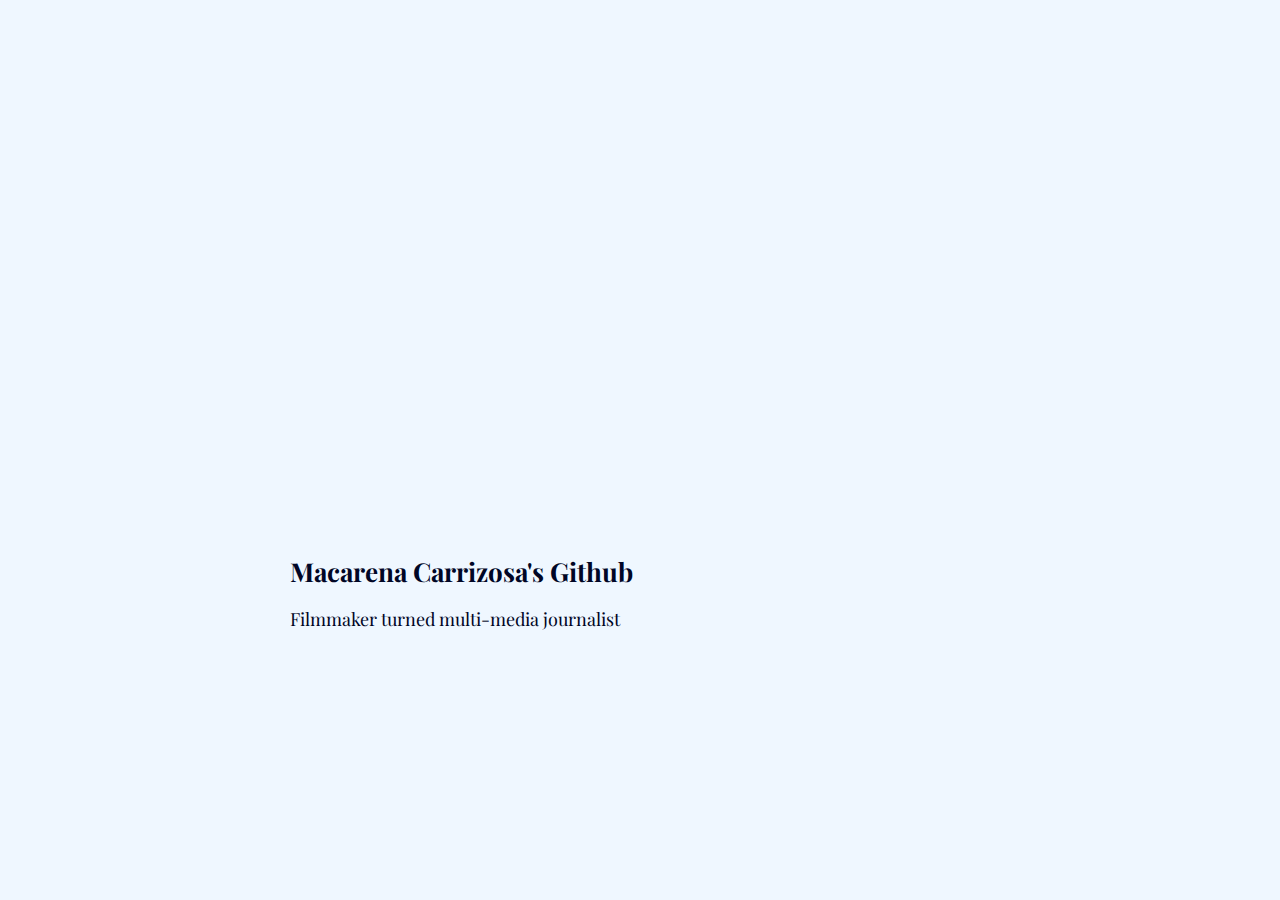
<file: index.html>
<!DOCTYPE html>
<html>

<head>

<link href="stylesheet.css" rel="stylesheet" type="text/css" media="all">
<link href="https://fonts.googleapis.com/css?family=Playfair+Display:400,400i,700,700i,900,900i&display=swap" rel="stylesheet">


</head>

<body>
  
<iframe src="https://fred.stlouisfed.org/graph/graph-landing.php?g=qevg&width=670&height=475" scrolling="no" frameborder="0"style="overflow:hidden; width:670px; height:525px;" allowTransparency="true" loading="lazy"></iframe>
  
<div class="copy">
<h1> Macarena Carrizosa's Github</h1>
<h2> Filmmaker turned multi-media journalist</h2>
</div>

</html>
</file>
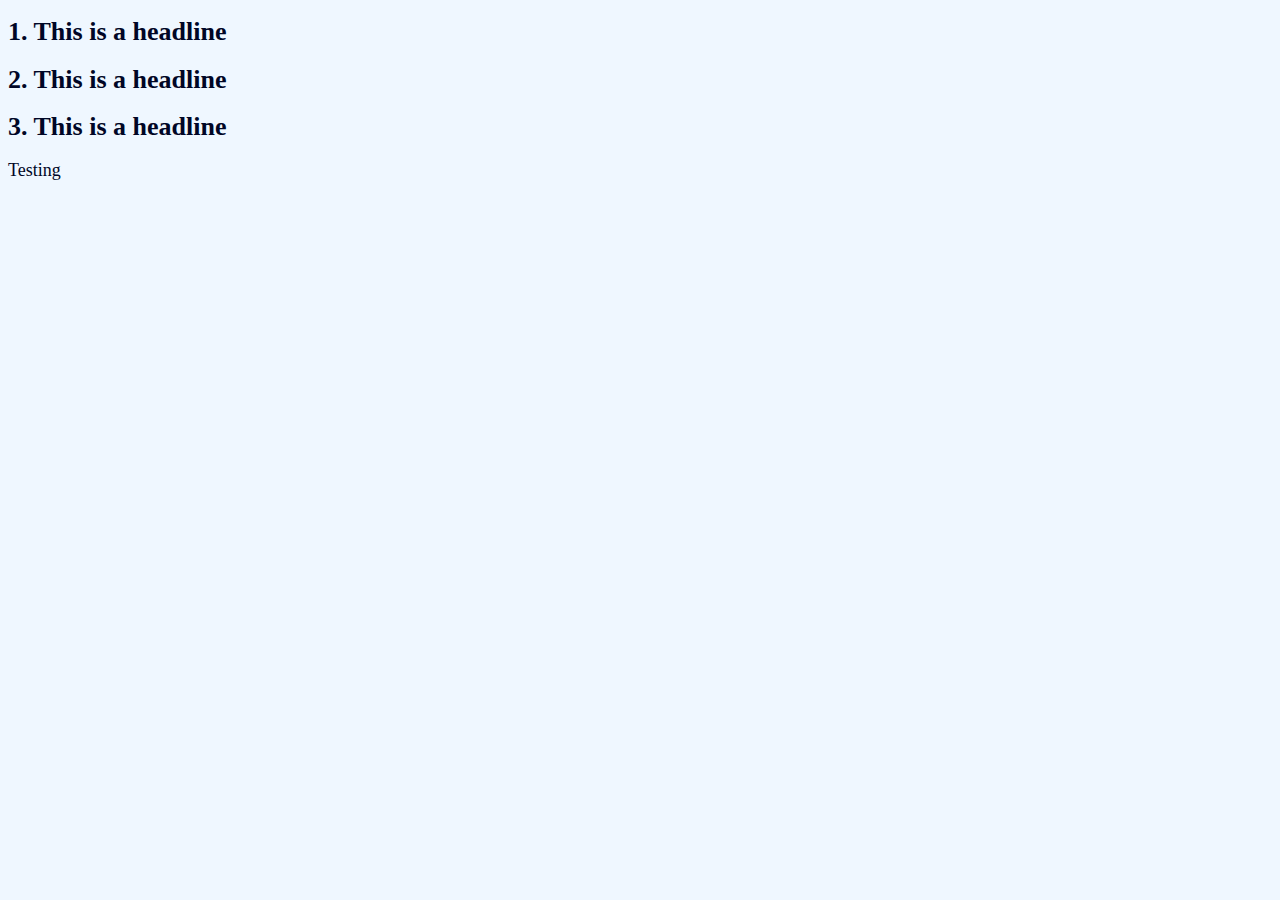
<file: Link CSS.html>
<!DOCTYPE html>
<html>
<link href="stylesheet.css" rel="stylesheet" type="text/css" media="all">

<head>
</head>

<h1 class="odd">1. This is a headline</h1>

<h1 class="even">2. This is a headline</h1>

<h1 class="odd">3. This is a headline</h1>

<p> Testing </p>

</html>
</file>
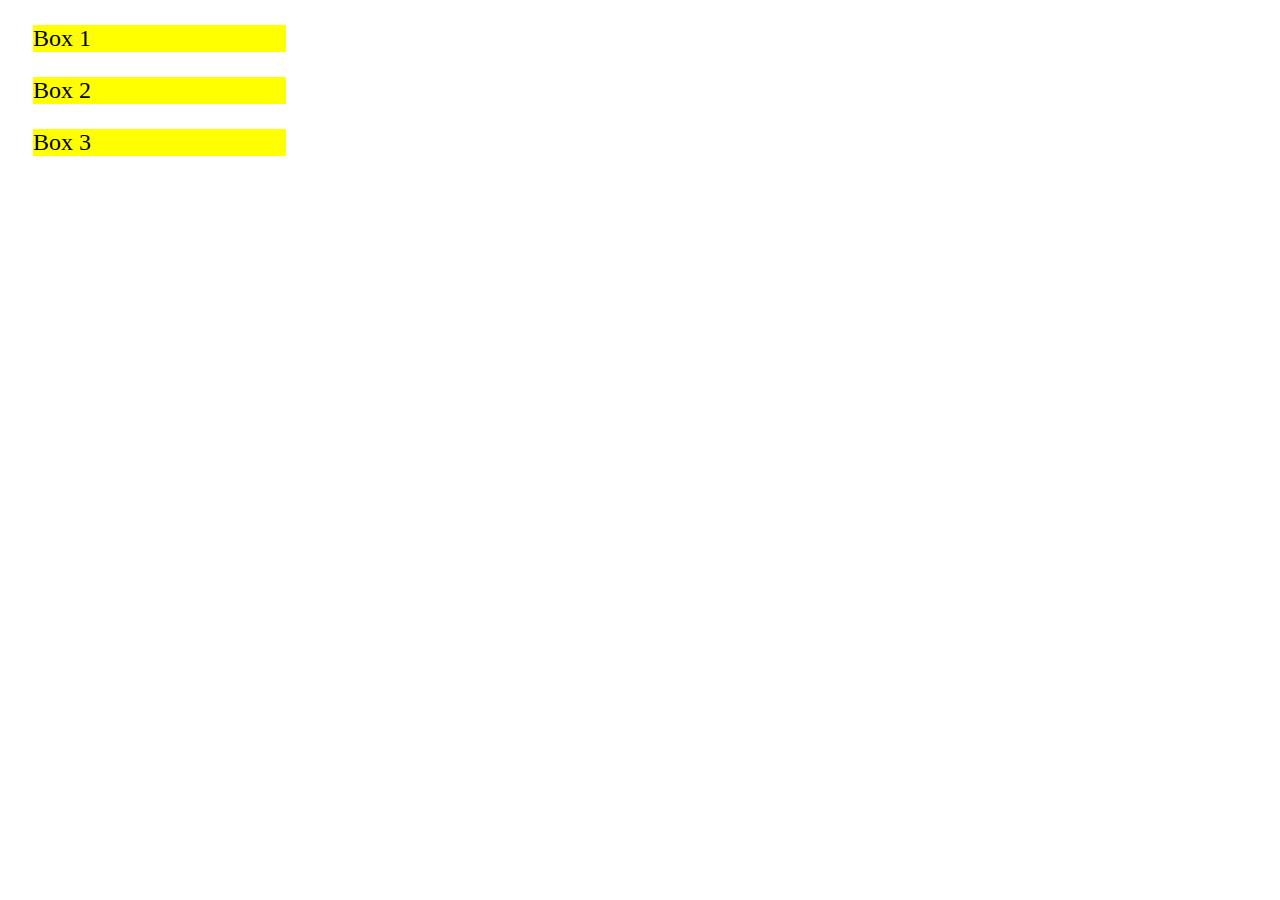
<file: Table Test.html>
<!DOCTYPE html>
<html>
<head>
<style>

 div {
    background: yellow;
    font-size: 24px;
    width: 20%;
    margin: 25px;    
 }

</style>
</head>

<body>

<div>
    <p>Box 1</p>
</div>
<div> 
    <p>Box 2</p>
</div>
<div>
    <p>Box 3</p>
</div>

</body>
</html>
</file>
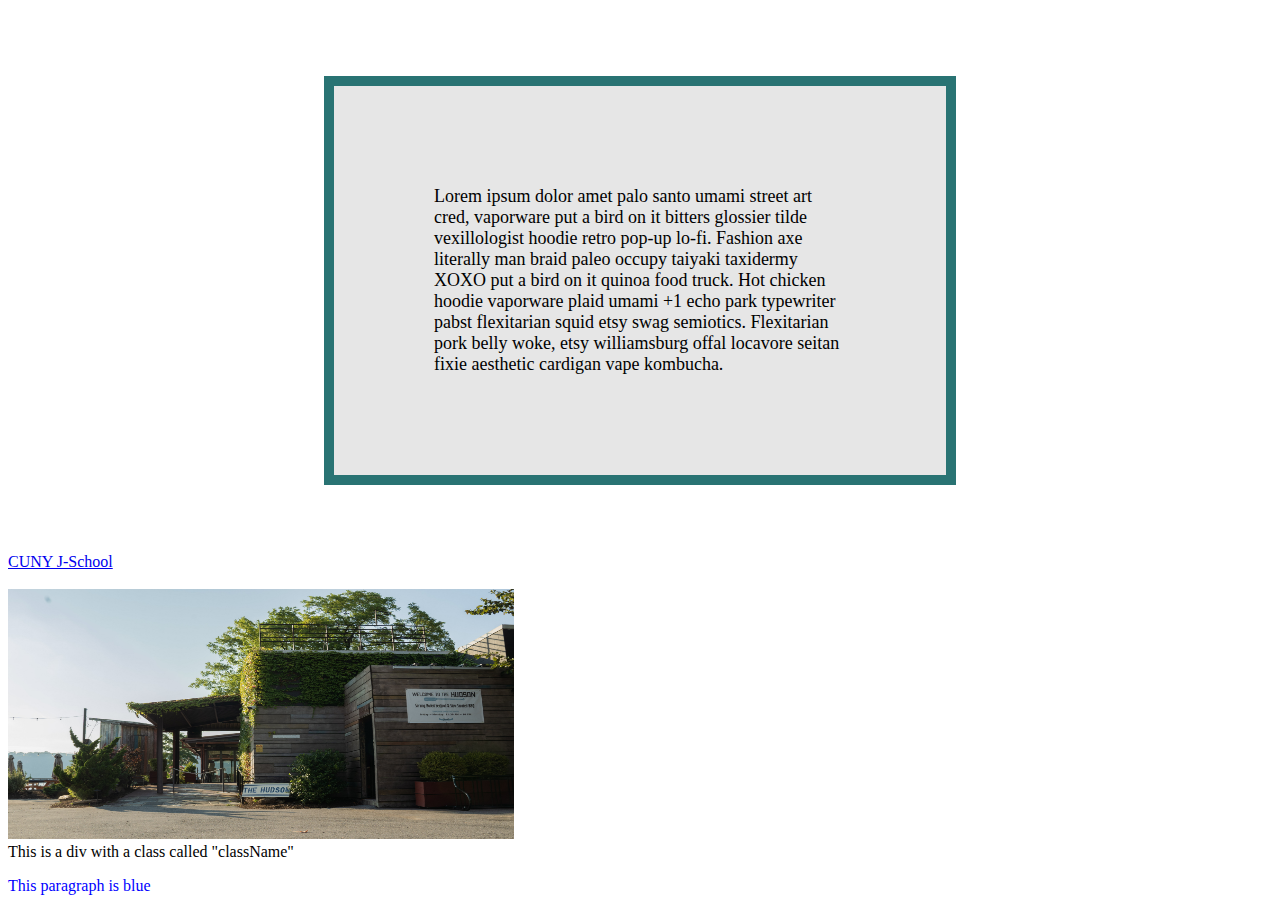
<file: Table Test2.html>
<!DOCTYPE html>
<html>
<head>
	<style>

.box {
	max-width: 50%;
	margin: auto;
	font-size: 12px;
	padding: 50px;
	clear: both;
}

.text {
	border: 10px solid;
	border-color: #297373;
	padding: 100px;
	background: #E6E6E6;
	font-size: 18px;
}

</style>
</head>

<body>
<div class="box">
<p class="text"> Lorem ipsum dolor amet palo santo umami street art cred, vaporware put a bird on it bitters glossier tilde vexillologist hoodie retro pop-up lo-fi. Fashion axe literally man braid paleo occupy taiyaki taxidermy XOXO put a bird on it quinoa food truck. Hot chicken hoodie vaporware plaid umami +1 echo park typewriter pabst flexitarian squid etsy swag semiotics. Flexitarian pork belly woke, etsy williamsburg offal locavore seitan fixie aesthetic cardigan vape kombucha.
</p>
</div>
</body>

<a href="https://www.journalism.cuny.edu/" title="J-school" target="_blank"> CUNY J-School</a>

<br>
<br>

<img src="Images/The Hudson-1.jpg" alt="The Hudson-2.jpg" width="40%" height="250px">

<div class="className">

  This is a div with a class called "className"

</div>

<p style="color:blue;">This paragraph is blue</p>





</html>
</file>
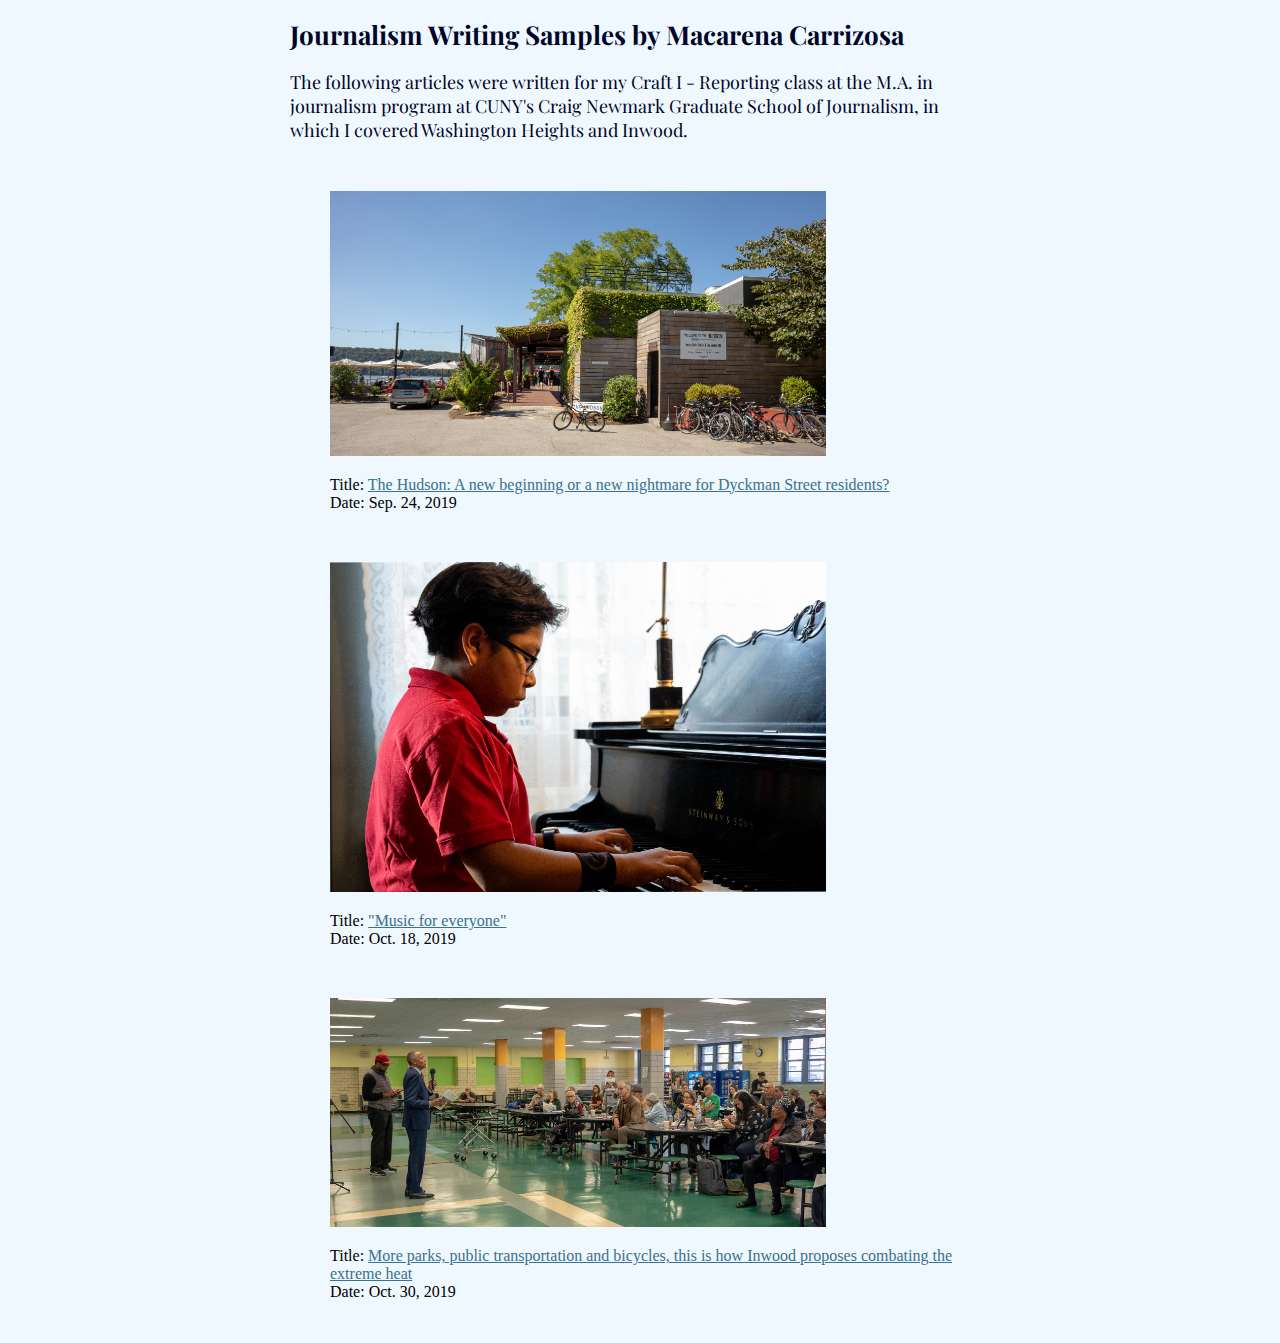
<file: journalism/writing_samples.html>
<!DOCTYPE html>
<html>

<head>

<link href="stylesheet.css" rel="stylesheet" type="text/css" media="all">
<link href="https://fonts.googleapis.com/css?family=Playfair+Display:400,400i,700,700i,900,900i&display=swap" rel="stylesheet">


</head>

<body>

<div class="copy">
<h1> Journalism Writing Samples by Macarena Carrizosa </h1>
<h2> The following articles were written for my Craft I - Reporting class at the M.A. in journalism program at CUNY's Craig Newmark Graduate School of Journalism, in which I covered Washington Heights and Inwood. </h2>

<br>


<figure>
	<a href="https://macacarrizosa.github.io/journalism/writing_samples/article_1.html" title="Article 1" target="_blank"> <img src="writing_samples/Images/the_hudson_1.jpg" alt="the_hudson_1.jpg" class="image"/></a>
	<figcaption> 
</figcaption>
</figure>

<ul style="list-style-type:none;">
	<li> Title: <a href="https://macacarrizosa.github.io/journalism/writing_samples/article_1.html" title="Article 1" target="_blank"> The Hudson: A new beginning or a new nightmare for Dyckman Street residents?</a>
	</li> 
	<li> Date: Sep. 24, 2019 </li> 
</ul>

<br>


<figure>
	<a href="https://macacarrizosa.github.io/journalism/writing_samples/article_2.html" title="Article 2" target="_blank"> <img src="writing_samples/Images/musiclink_1.jpg" alt="musiclink_1.jpg" class="image"/></a>
	<figcaption> </figcaption>
</figure>

<ul style="list-style-type:none;">
	<li> Title: <a href="https://macacarrizosa.github.io/journalism/writing_samples/article_2.html" title="Article 2" target="_blank">"Music for everyone"</a> </li> 
	<li> Date: Oct. 18, 2019 </li> 
</ul>

<br>

<figure>
	<a href="https://macacarrizosa.github.io/journalism/writing_samples/article_3.html" title="Article 3" target="_blank"> <img src="writing_samples/Images/weact_1.jpg" alt="weact_1.jpg" class="image"/></a>
	<figcaption> </figcaption>
</figure>

<ul style="list-style-type:none;">
	<li> Title: <a href="https://macacarrizosa.github.io/journalism/writing_samples/article_3.html" title="Article 3" target="_blank">More parks, public transportation and bicycles, this is how Inwood proposes combating the extreme heat</a> </li> 
	<li> Date: Oct. 30, 2019 </li> 
</ul>

<br>




	</div>

</html>
</file>
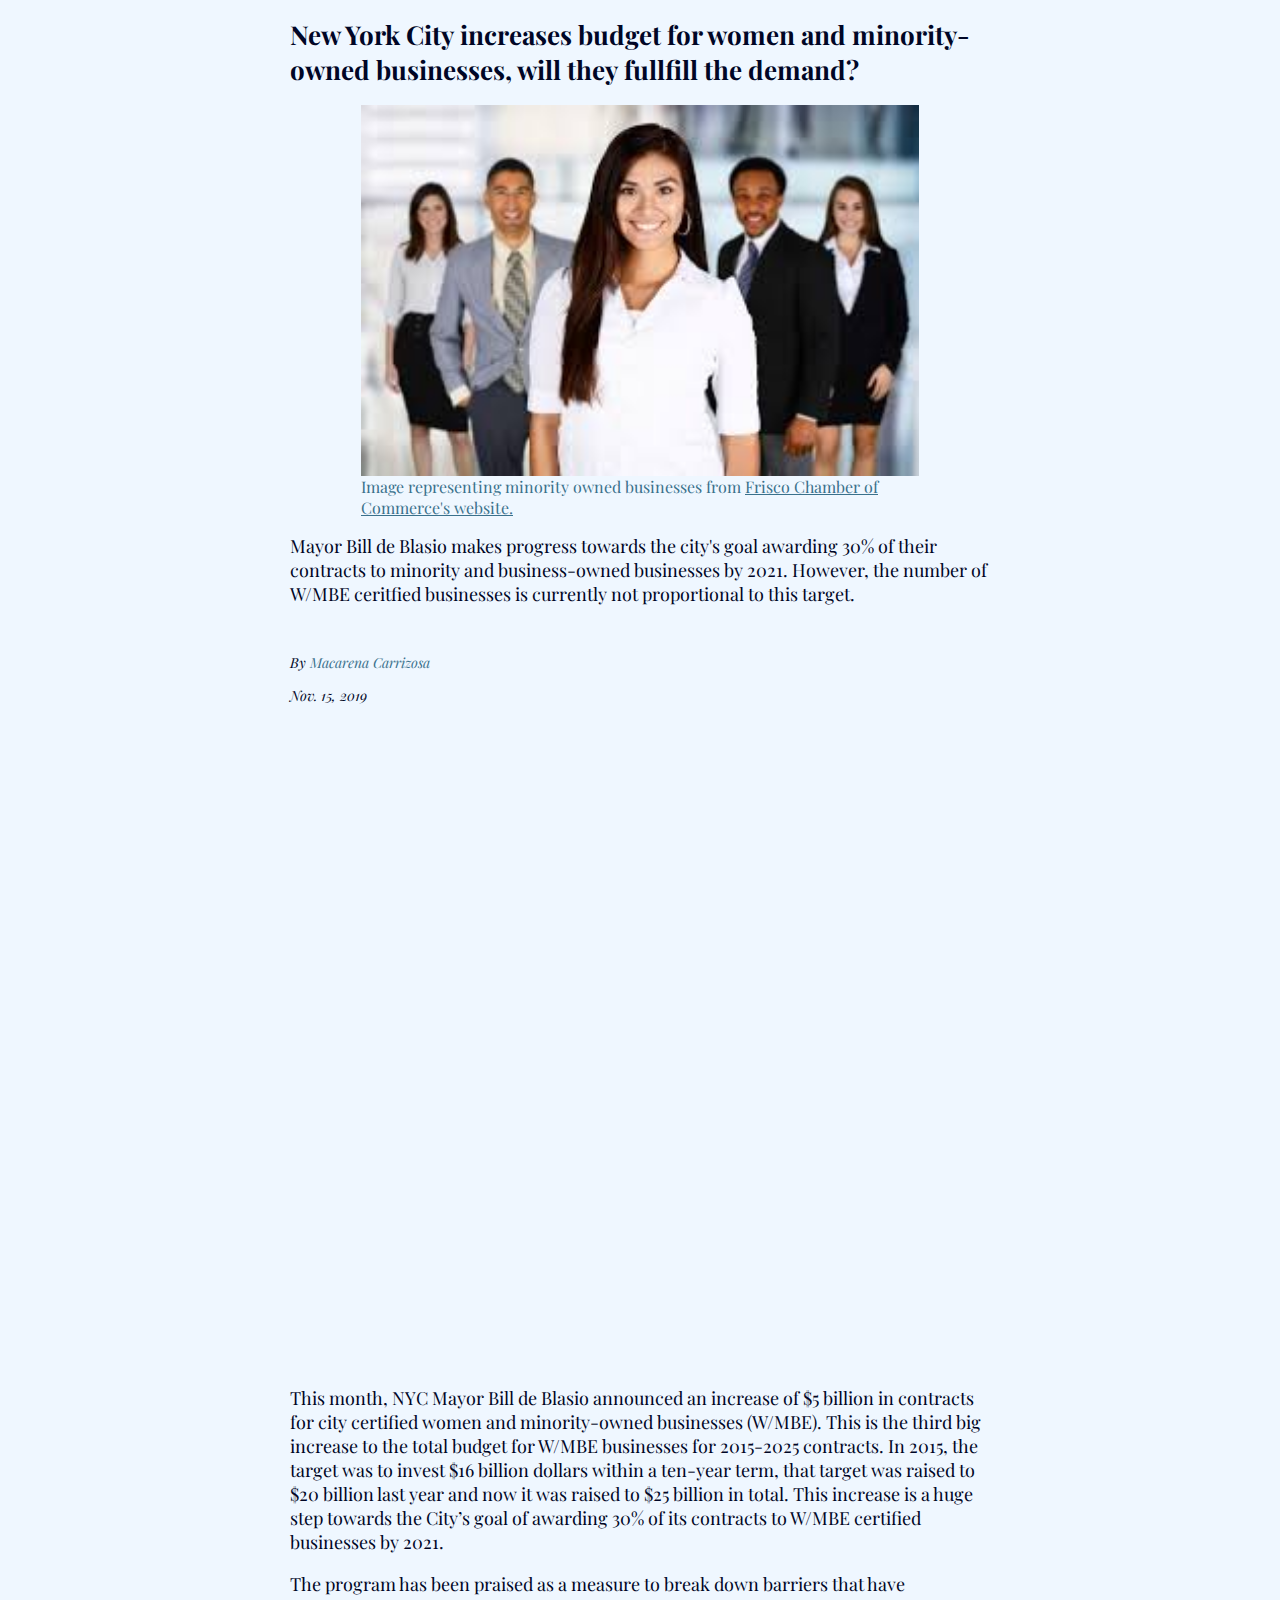
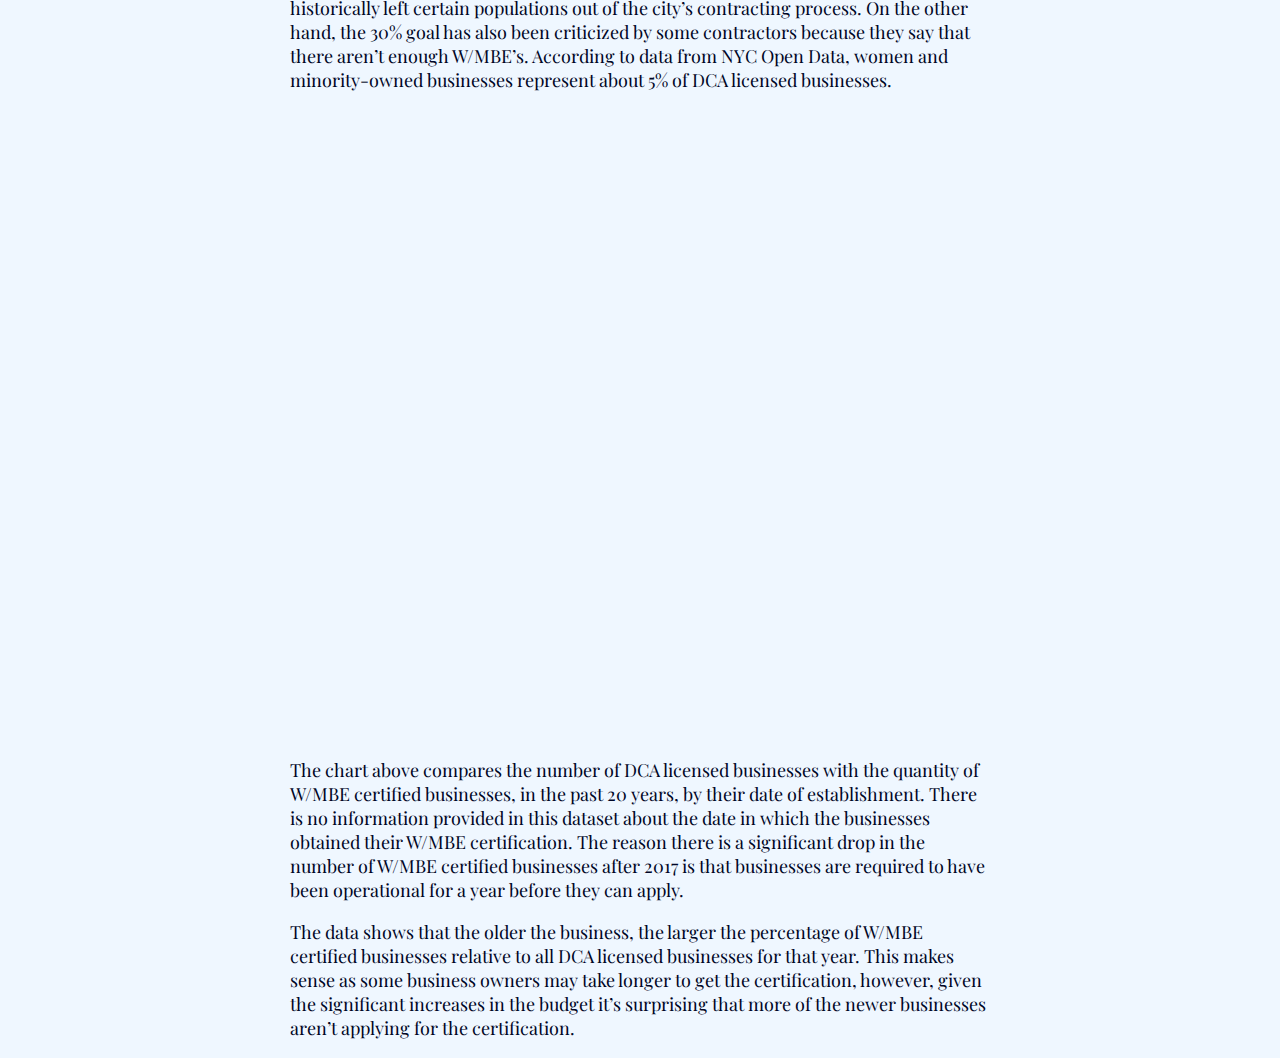
<file: unit_2/data_project_carrizosa.html>
<!DOCTYPE html>
<html>

<head>

<link href="article_stylesheet.css" rel="stylesheet" type="text/css" media="all">
<link href="https://fonts.googleapis.com/css?family=Playfair+Display:400,400i,700,700i,900,900i&display=swap" rel="stylesheet">


</head>

<body>

<div class="copy">
<h1> New York City increases budget for women and minority-owned businesses, will they fullfill the demand? </h1>


<figure>
	<img src="wmbe.jpeg" alt="wmbe.jpg" class="image"/>
	<figcaption> Image representing minority owned businesses from <a href="https://www.friscochamber.com/minority-businesses/" title="Frisco Chamber of Commerce" target="_blank"> Frisco Chamber of Commerce's website.</a>
</figcaption>
</figure>

<h2> Mayor Bill de Blasio makes progress towards the city's goal awarding 30% of their contracts to minority and business-owned businesses by 2021. However, the number of W/MBE ceritfied businesses is currently not proportional to this target. </h2>
</div>

<br>

<div class="copy">
<h3> By <b> <span style="color:#3a718c"> Macarena Carrizosa </span> </b> </h3>
<h3> Nov. 15, 2019 </h3>
</div>


<div class="copy">

	<iframe title="Business Profiles NY" aria-label="Split Bars" id="datawrapper-chart-Y8Vv6" src="https://datawrapper.dwcdn.net/Y8Vv6/2/" scrolling="no" frameborder="0" style="width: 0; min-width: 100% !important; border: none;" height="645"></iframe><script type="text/javascript">!function(){"use strict";window.addEventListener("message",function(a){if(void 0!==a.data["datawrapper-height"])for(var e in a.data["datawrapper-height"]){var t=document.getElementById("datawrapper-chart-"+e)||document.querySelector("iframe[src*='"+e+"']");t&&(t.style.height=a.data["datawrapper-height"][e]+"px")}})}();</script>


<p> This month, NYC Mayor Bill de Blasio announced an increase of $5 billion in contracts for city certified women and minority-owned businesses (W/MBE). This is the third big increase to the total budget for W/MBE businesses for 2015-2025 contracts. In 2015, the target was to invest $16 billion dollars within a ten-year term, that target was raised to $20 billion last year and now it was raised to $25 billion in total. This increase is a huge step towards the City’s goal of awarding 30% of its contracts to W/MBE certified businesses by 2021. 
</p> 

<p> 
The program has been praised as a measure to break down barriers that have historically left certain populations out of the city’s contracting process. On the other hand, the 30% goal has also been criticized by some contractors because they say that there aren’t enough W/MBE’s. According to data from NYC Open Data, women and minority-owned businesses represent about 5% of DCA licensed businesses. 
</p>

<iframe title="Percentage of W/MBE Businesses in NYC" aria-label="Stacked Bars" id="datawrapper-chart-Hec9F" src="https://datawrapper.dwcdn.net/Hec9F/1/" scrolling="no" frameborder="0" style="width: 0; min-width: 100% !important; border: none;" height="626"></iframe><script type="text/javascript">!function(){"use strict";window.addEventListener("message",function(a){if(void 0!==a.data["datawrapper-height"])for(var e in a.data["datawrapper-height"]){var t=document.getElementById("datawrapper-chart-"+e)||document.querySelector("iframe[src*='"+e+"']");t&&(t.style.height=a.data["datawrapper-height"][e]+"px")}})}();</script>


<p>
The chart above compares the number of DCA licensed businesses with the quantity of W/MBE certified businesses, in the past 20 years, by their date of establishment. There is no information provided in this dataset about the date in which the businesses obtained their W/MBE certification. The reason there is a significant drop in the number of W/MBE certified businesses after 2017 is that businesses are required to have been operational for a year before they can apply.
</p>


<p>
The data shows that the older the business, the larger the percentage of W/MBE certified businesses relative to all DCA licensed businesses for that year. This makes sense as some business owners may take longer to get the certification, however, given the significant increases in the budget it’s surprising that more of the newer businesses aren’t applying for the certification. 
</p>

</div>

</html>
</file>
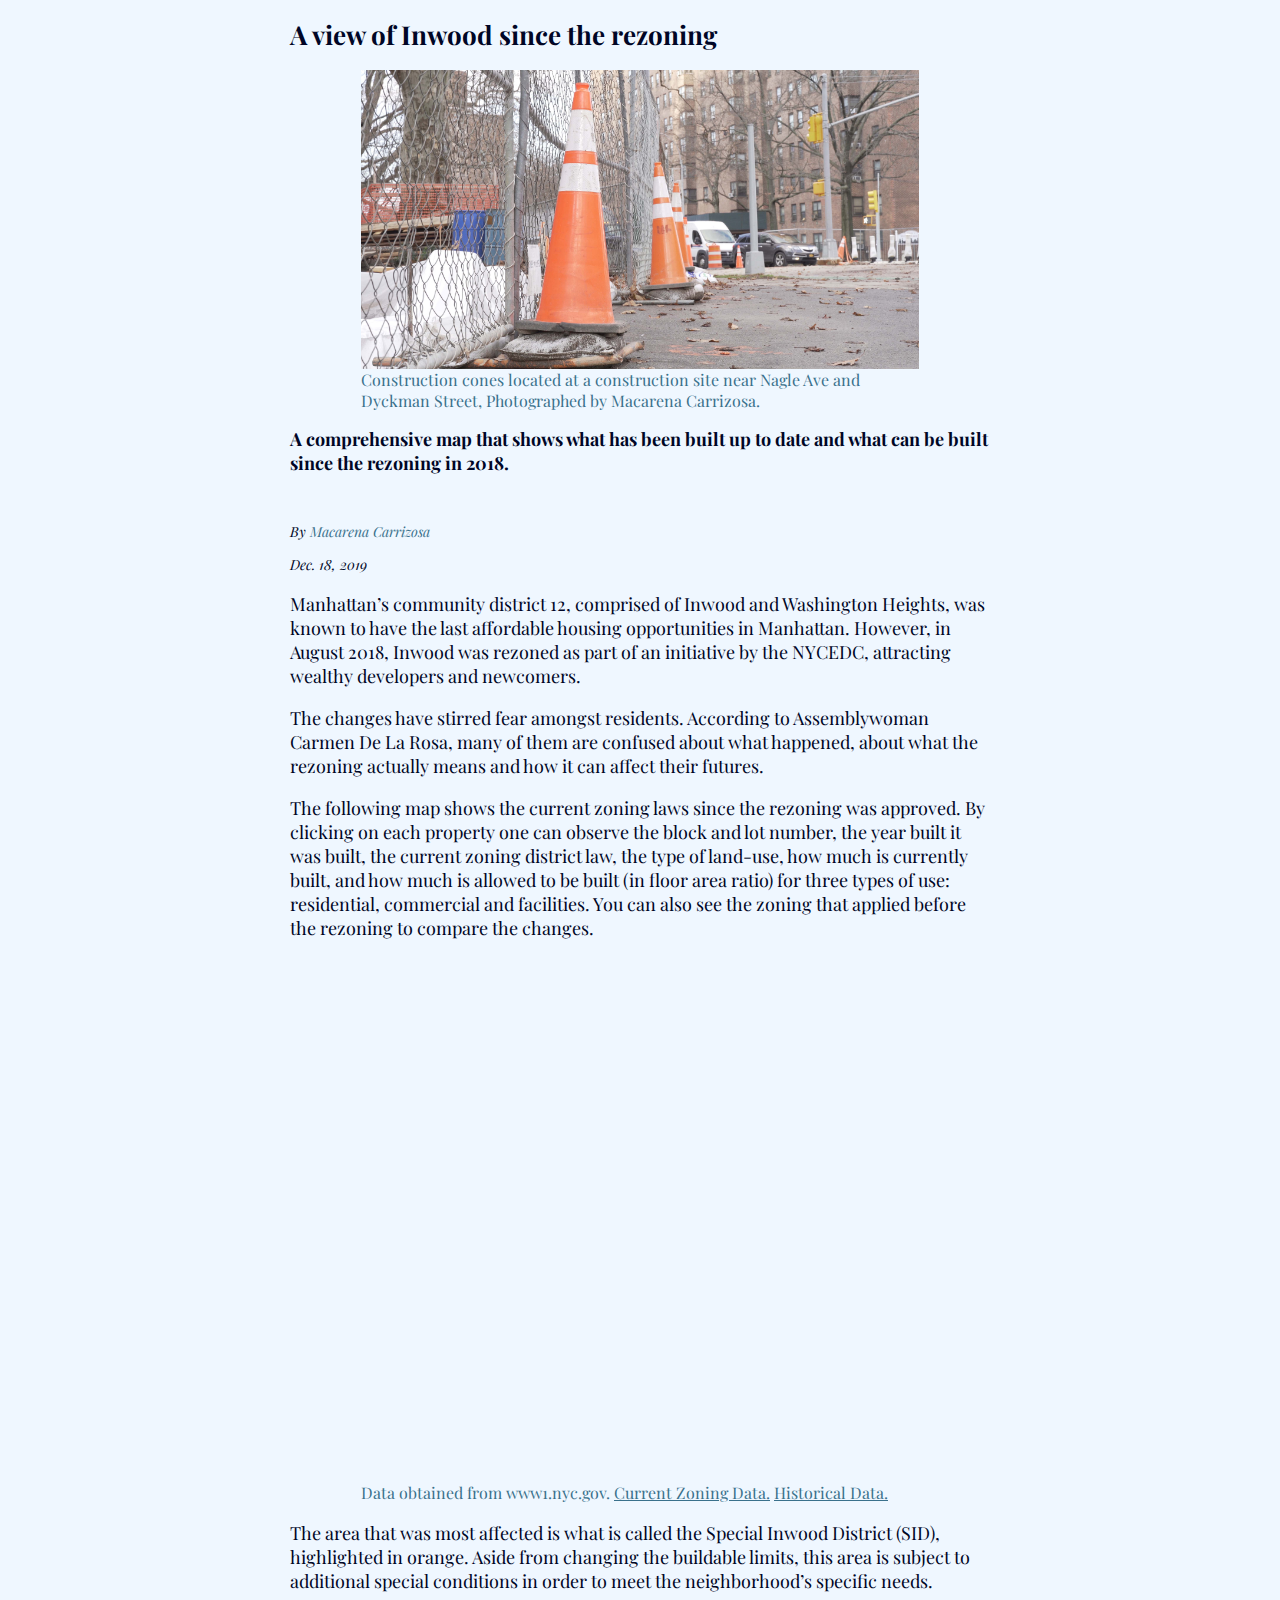
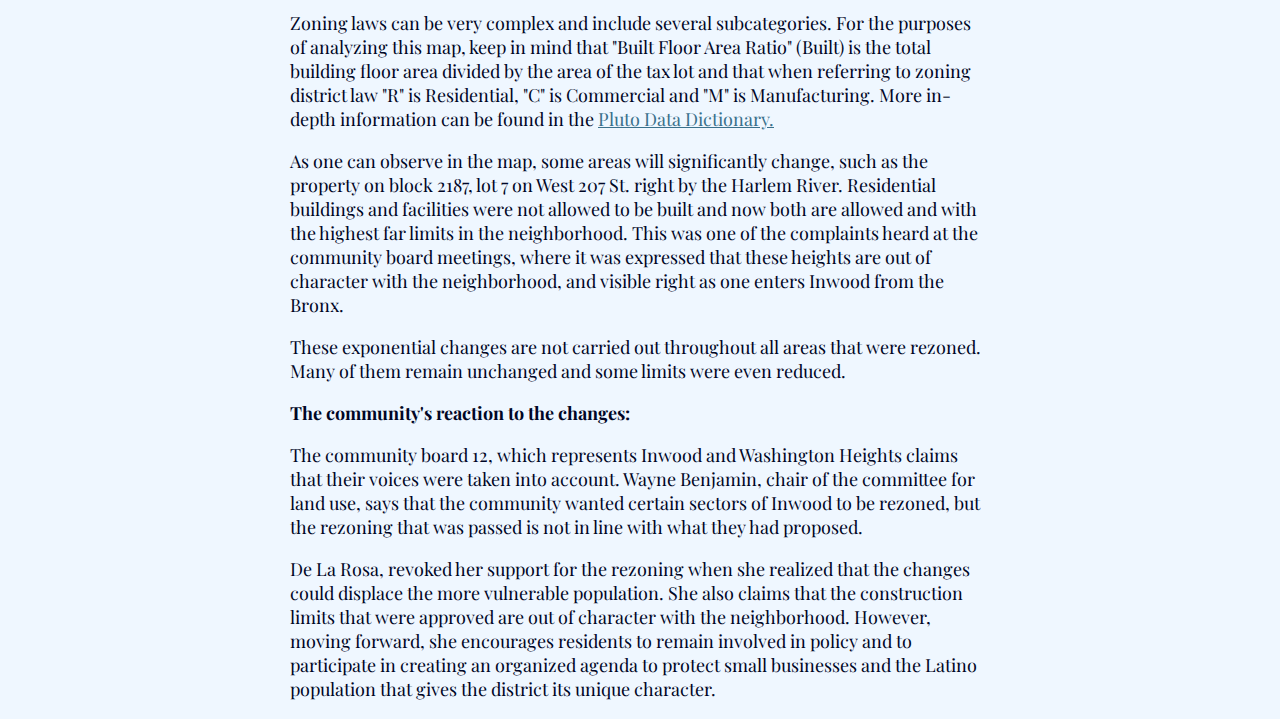
<file: unit_3/mapping_carrizosa.html>
<!DOCTYPE html>
<html>

<head>

<link href="article_stylesheet.css" rel="stylesheet" type="text/css" media="all">
<link href="https://fonts.googleapis.com/css?family=Playfair+Display:400,400i,700,700i,900,900i&display=swap" rel="stylesheet">


</head>

<body>

<div class="copy">
<h1> A view of Inwood since the rezoning </h1>


<figure>
	<img src="construction.jpg" alt="construction.jpg" class="image"/>
	<figcaption> Construction cones located at a construction site near Nagle Ave and Dyckman Street, Photographed by Macarena Carrizosa.</a>
</figcaption>
</figure>

<h2> A comprehensive map that shows what has been built up to date and what can be built since the rezoning in 2018. </h2>
</div>

<br>

<div class="copy">
<h3> By <b> <span style="color:#3a718c"> Macarena Carrizosa </span> </b> </h3>
<h3> Dec. 18, 2019 </h3>
</div>


<div class="copy">

<p> Manhattan’s community district 12, comprised of Inwood and Washington Heights, was known to have the last affordable housing opportunities in Manhattan. However, in August 2018, Inwood was rezoned as part of an initiative by the NYCEDC, attracting wealthy developers and newcomers.
</p> 

<p>
The changes have stirred fear amongst residents. According to Assemblywoman Carmen De La Rosa, many of them are confused about what happened, about what the rezoning actually means and how it can affect their futures.
</p>

<p>
The following map shows the current zoning laws since the rezoning was approved. By clicking on each property one can observe the block and lot number, the year built it was built, the current zoning district law, the type of land-use, how much is currently built, and how much is allowed to be built (in floor area ratio) for three types of use: residential, commercial and facilities. You can also see the zoning that applied before the rezoning to compare the changes.
</p>

<figure>
<iframe width="100%" height="520" frameborder="0" src="https://macacarrizosa.carto.com/builder/c02155ac-d18d-4b82-b16d-83e017122342/embed" allowfullscreen webkitallowfullscreen mozallowfullscreen oallowfullscreen msallowfullscreen></iframe>

	<figcaption> Data obtained from www1.nyc.gov. <a href="https://www1.nyc.gov/site/planning/data-maps/open-data/dwn-pluto-mappluto.page" title="Pluto Data" target="_blank"> Current Zoning Data.</a> <a href="https://www1.nyc.gov/site/planning/data-maps/open-data/bytes-archive.page?sorts[year]=0" title="Data Maps" target="_blank"> Historical Data.</a>
</figcaption>
</figure>


<p>
The area that was most affected is what is called the Special Inwood District (SID), highlighted in orange. Aside from changing the buildable limits, this area is subject to additional special conditions in order to meet the neighborhood’s specific needs.
</p>

<p> Zoning laws can be very complex and include several subcategories. For the purposes of analyzing this map, keep in mind that "Built Floor Area Ratio" (Built) is the total building floor area divided by the area of the tax lot and that when referring to zoning district law "R" is Residential, "C" is Commercial and "M" is Manufacturing. More in-depth information can be found in the <a href="https://www1.nyc.gov/assets/planning/download/pdf/data-maps/open-data/pluto_datadictionary.pdf?r=19v2" title="Pluto Data Dictionary" target="_blank"> Pluto Data Dictionary.</a></p>

<p> As one can observe in the map, some areas will significantly change, such as the property on block 2187, lot 7 on West 207 St. right by the Harlem River. Residential buildings and facilities were not allowed to be built and now both are allowed and with the highest far limits in the neighborhood. This was one of the complaints heard at the community board meetings, where it was expressed that these heights are out of character with the neighborhood, and visible right as one enters Inwood from the Bronx. </p>

<p>These exponential changes are not carried out throughout all areas that were rezoned. Many of them remain unchanged and some limits were even reduced. </p>


<h2> The community's reaction to the changes: </h2>


<p> 
The community board 12, which represents Inwood and Washington Heights claims that their voices were taken into account. Wayne Benjamin, chair of the committee for land use, says that the community wanted certain sectors of Inwood to be rezoned, but the rezoning that was passed is not in line with what they had proposed.
</p>


<p>
De La Rosa, revoked her support for the rezoning when she realized that the changes could displace the more vulnerable population. She also claims that the construction limits that were approved are out of character with the neighborhood. However, moving forward, she encourages residents to remain involved in policy and to participate in creating an organized agenda to protect small businesses and the Latino population that gives the district its unique character.
</p>


</div>

<!---
<table>
	<caption> When referring to zoning district law:</caption>
	<tr>
		<td> R </td><td>Residential</td></tr>
	<tr>
		<td> C </td><td>Commercial</td></tr>
	<tr>
		<td> M </td><td>Manufacturing</td></tr>
</table>

</html>
</file>
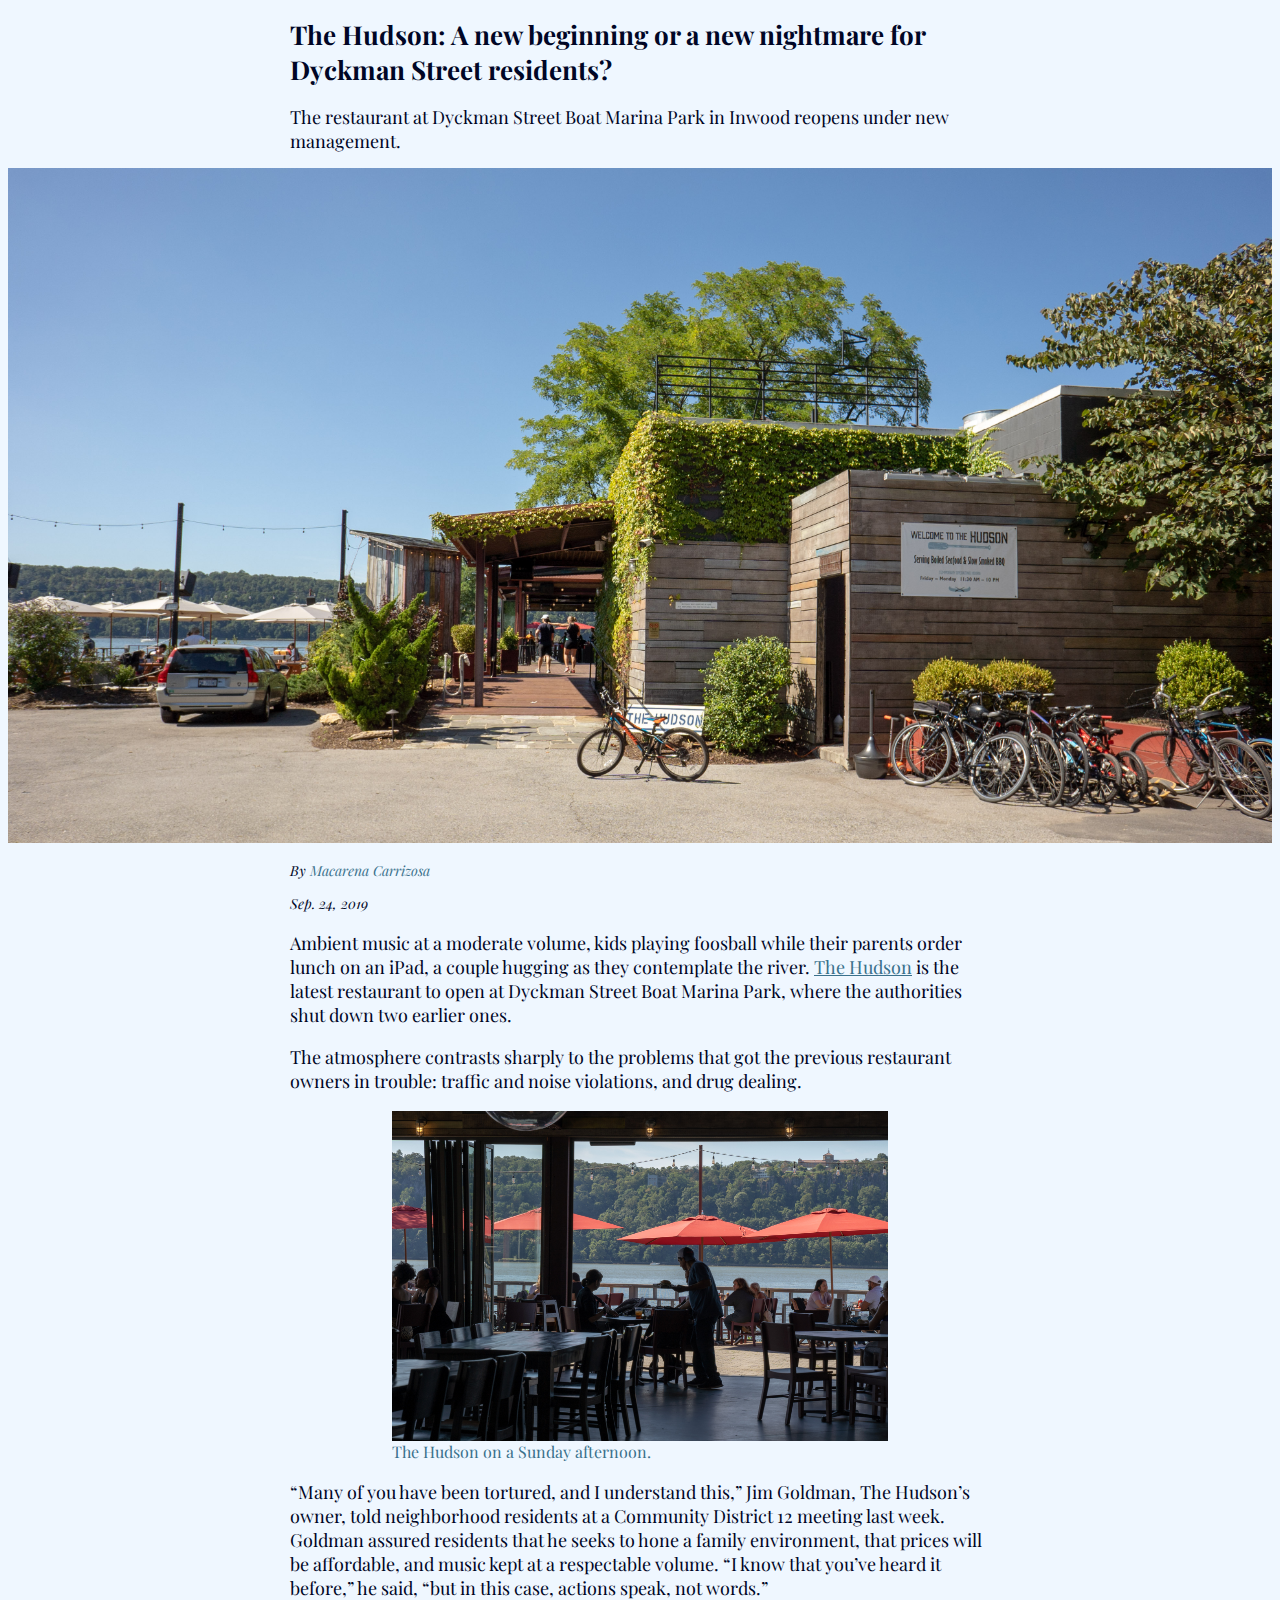
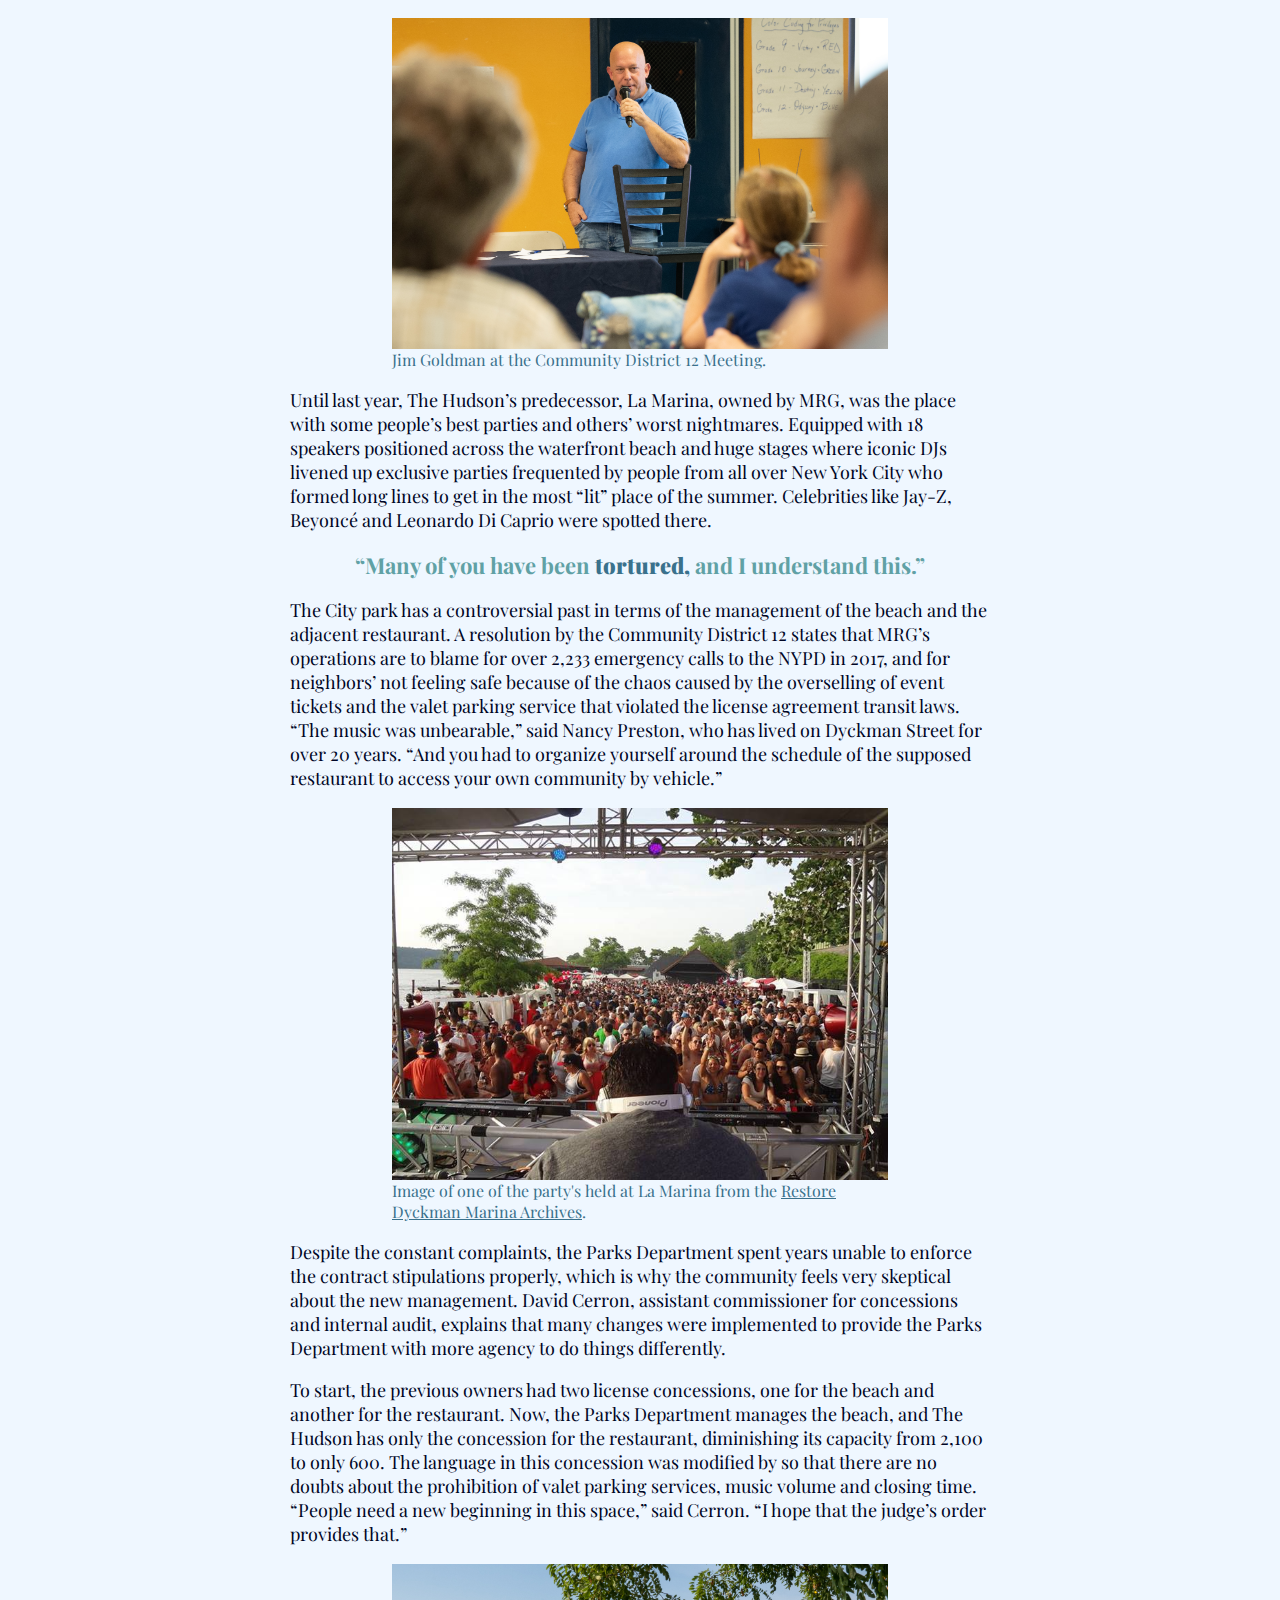
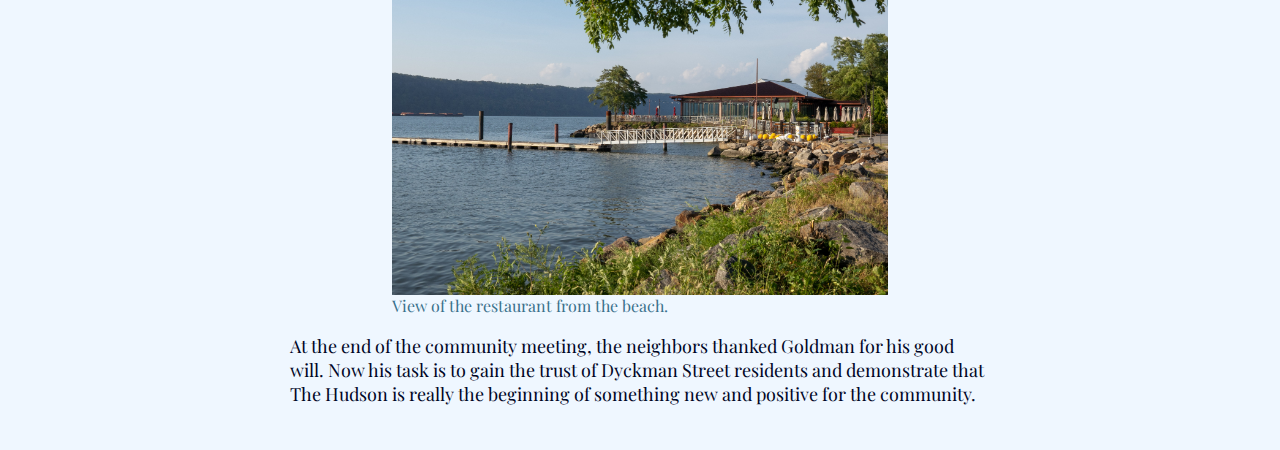
<file: journalism/writing_samples/article_1.html>
<!DOCTYPE html>
<html>

<head>

<link href="article_stylesheet.css" rel="stylesheet" type="text/css" media="all">
<link href="https://fonts.googleapis.com/css?family=Playfair+Display:400,400i,700,700i,900,900i&display=swap" rel="stylesheet">


</head>

<body>

<div class="copy">
<h1> The Hudson: A new beginning or a new nightmare for Dyckman Street residents?</h1>
<h2> The restaurant at Dyckman Street Boat Marina Park in Inwood reopens under new management. </h2>
</div>

<img src="Images/the_hudson_1.jpg" alt="The Hudson-1.jpg" width=100%>

<br>

<div class="copy">
<h3> By <b> <span style="color:#3a718c"> Macarena Carrizosa </span> </b> </h3>
<h3> Sep. 24, 2019 </h3>
</div>

<div class="copy">
<p> Ambient music at a moderate volume, kids playing foosball while their parents order lunch on an iPad, a couple hugging as they contemplate the river.  <a href="https://thehudson.nyc/" title="The Hudson" target="_blank"> The Hudson</a> is the latest restaurant to open at Dyckman Street Boat Marina Park, where the authorities shut down two earlier ones.
</p> 

<p> 
The atmosphere contrasts sharply to the problems that got the previous restaurant owners in trouble: traffic and noise violations, and drug dealing. 
</p>


<figure>
	<img src="Images/the_hudson_2.jpg" alt="The Hudson deck" class="image"/>
	<figcaption>The Hudson on a Sunday afternoon. </figcaption>
</figure>

<!-- <p class="caption">
	An archive image from <a href="https://dyckmanmarina.wordpress.com/">Restore Dyckman Marina</a> of La Marina during a party.
</p> -->



<p>
“Many of you have been tortured, and I understand this,” Jim Goldman, The Hudson’s owner, told neighborhood residents at a Community District 12 meeting last week. Goldman assured residents that he seeks to hone a family environment, that prices will be affordable, and music kept at a respectable volume. “I know that you’ve heard it before,” he said, “but in this case, actions speak, not words.”
</p>

<figure>
<img src="Images/the_hudson_3.jpg" alt="Jim Goldman" class="image"/>
<figcaption>Jim Goldman at the Community District 12 Meeting. </figcaption>
</figure>

<p>
Until last year, The Hudson’s predecessor, La Marina, owned by MRG, was the place with some people’s best parties and others’ worst nightmares. Equipped with 18 speakers positioned across the waterfront beach and huge stages where iconic DJs livened up exclusive parties frequented by people from all over New York City who formed long lines to get in the most “lit” place of the summer. Celebrities like Jay-Z, Beyoncé and Leonardo Di Caprio were spotted there.
</p>

<div class="quote"> “Many of you have been <b> <span style="color:#3a718c">tortured, </b> </span> and I understand this.” 
</div>

<p>
The City park has a controversial past in terms of the management of the beach and the adjacent restaurant. A resolution by the Community District 12 states that MRG’s operations are to blame for over 2,233 emergency calls to the NYPD in 2017, and for  neighbors’ not feeling safe because of  the chaos caused by the overselling of event tickets and the valet parking service that violated the license agreement transit laws.  “The music was unbearable,” said Nancy Preston, who has lived on Dyckman Street  for over 20 years. “And you had to organize yourself around the schedule of the supposed restaurant to access your own community by vehicle.” 
</p>

<figure>
<img src="Images/the_hudson_4.jpg" alt="La Marina Party Archive Image" class="image"/>

<figcaption>Image of one of the party's held at La Marina from the <a href="https://dyckmanmarina.wordpress.com/" title="Restore Dyckman Marina" target="_blank"> Restore Dyckman Marina Archives</a>. </figcaption>
</figure>

<p>
Despite the constant complaints, the Parks Department spent years unable  to enforce the contract stipulations properly, which is why the community feels very skeptical about the new management. David Cerron, assistant commissioner for concessions and internal audit, explains that many changes were implemented to provide the Parks  Department with more agency to do things differently.
</p>

<p>
To start, the previous owners had two license concessions, one for the beach and another for the restaurant. Now, the Parks Department manages the beach, and The Hudson has only the concession for the restaurant, diminishing its capacity from 2,100  to only 600. The language in this concession was modified by so that there are no doubts about the prohibition of valet parking services,  music volume and closing time. “People need a new beginning in this space,” said Cerron. “I hope that the judge’s order provides that.”
</p>

<figure>
	<img src="Images/the_hudson_5.jpg" alt="The Hudson deck" class="image"/>
	<figcaption>View of the restaurant from the beach. </figcaption>
</figure>

<p>
At the end of the community meeting, the neighbors thanked Goldman for his good will. Now his task is to gain the trust of Dyckman Street residents and demonstrate that The Hudson is really the beginning of something new and positive for the community.
</p>
</div>

<br>

<!--     <script src="script.js"></script>
 -->
</html>
</file>
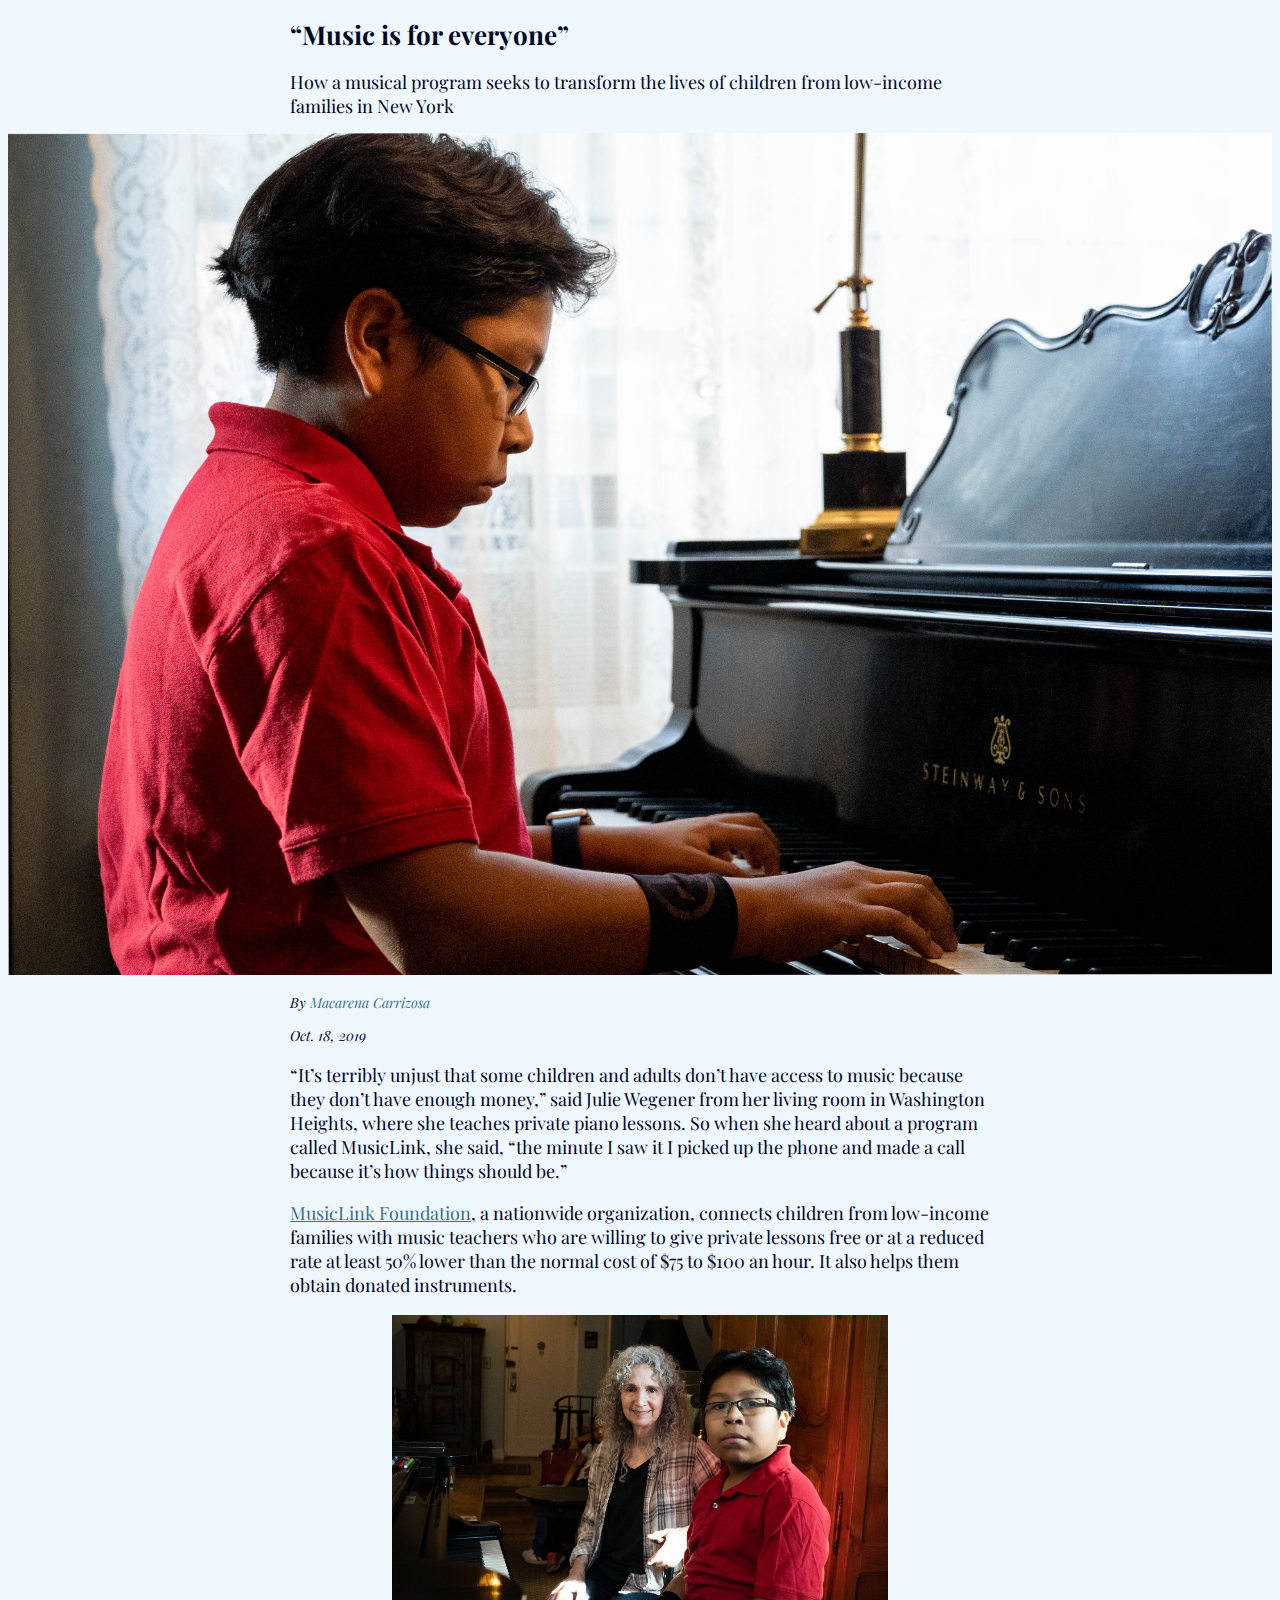
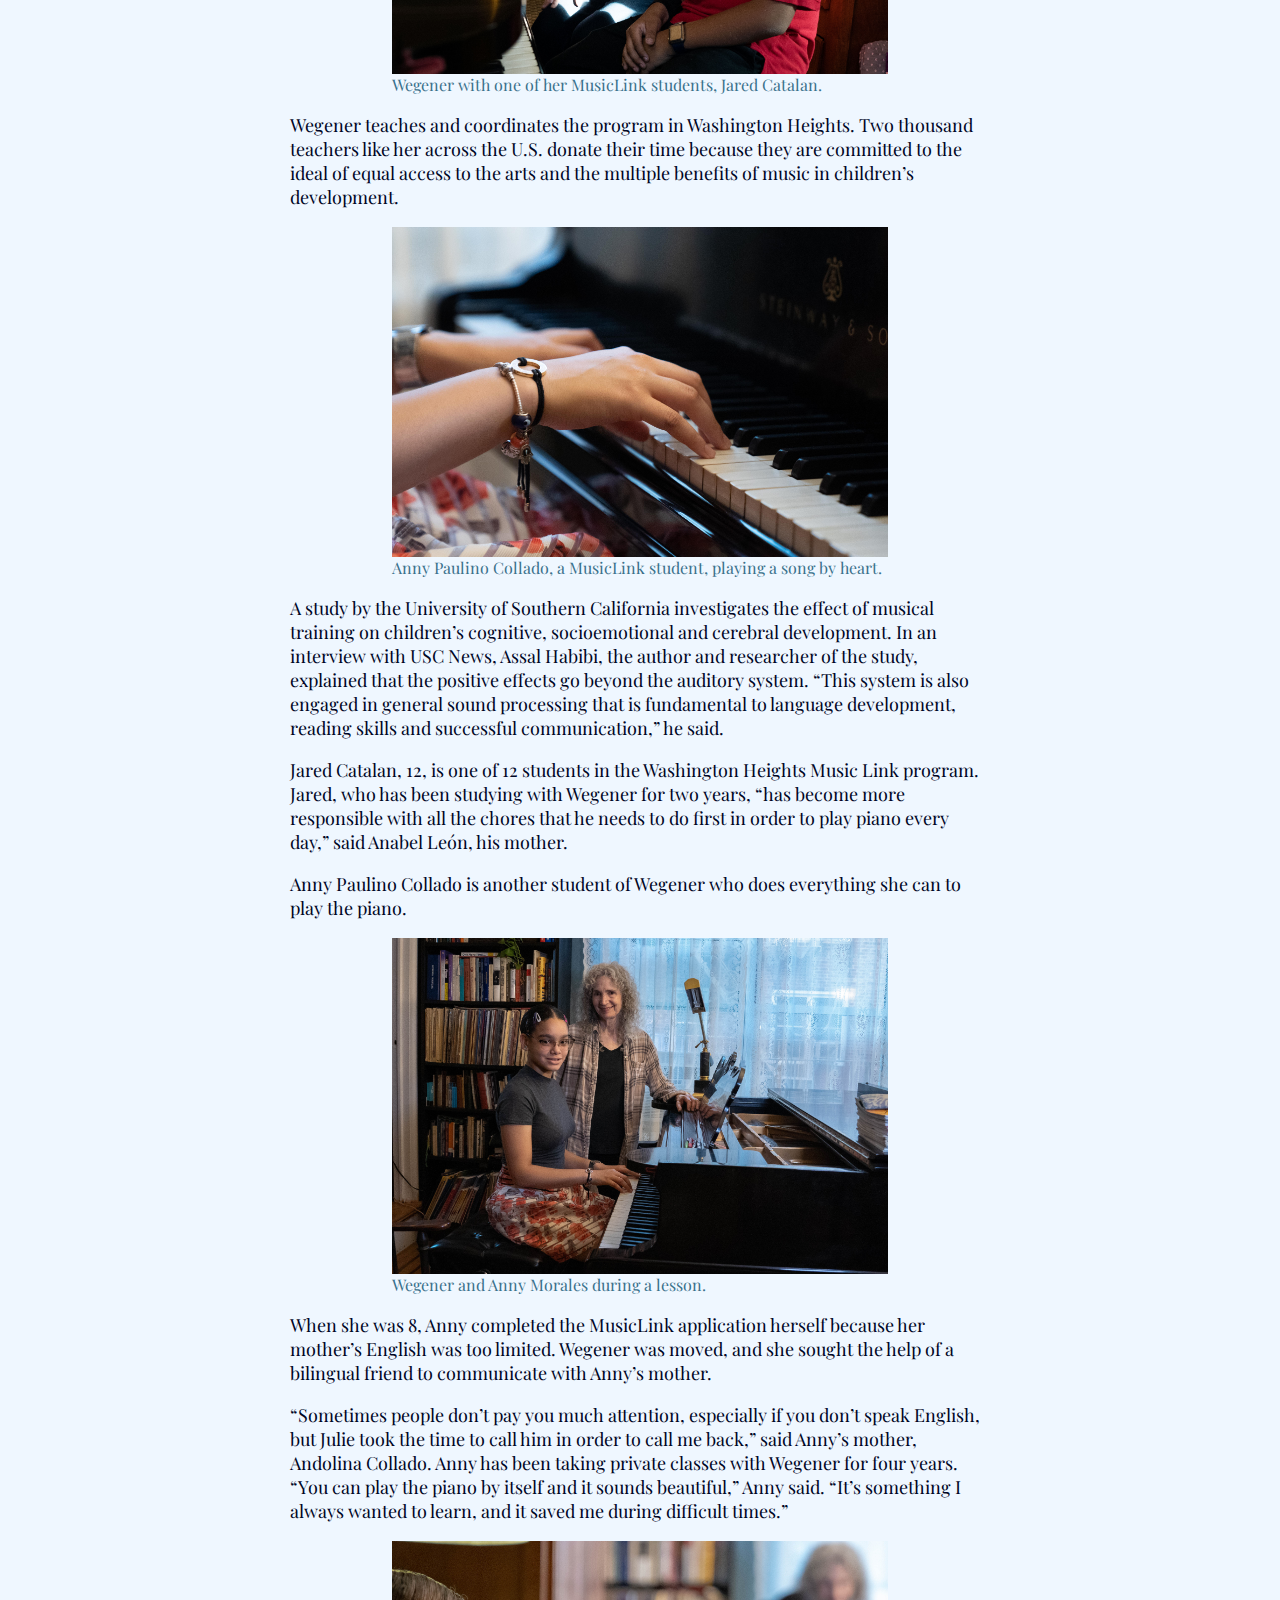
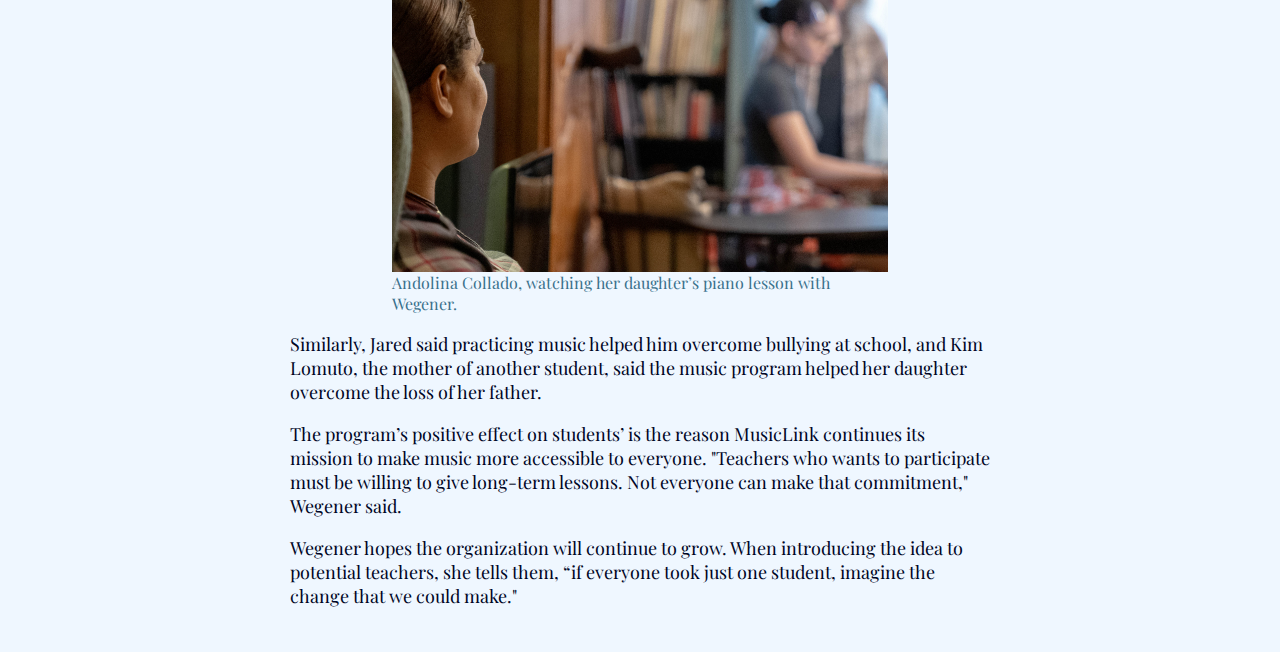
<file: journalism/writing_samples/article_2.html>
<!DOCTYPE html>
<html>

<head>

<link href="article_stylesheet.css" rel="stylesheet" type="text/css" media="all">
<link href="https://fonts.googleapis.com/css?family=Playfair+Display:400,400i,700,700i,900,900i&display=swap" rel="stylesheet">


</head>

<body>

<div class="copy">
<h1> “Music is for everyone” </h1>
<h2> How a musical program seeks to transform the lives of children from low-income families in New York </h2>
</div>

<img src="Images/musiclink_1.jpg" alt="musiclink_1.jpg" width=100%>

<br>

<div class="copy">
<h3> By <b> <span style="color:#3a718c"> Macarena Carrizosa </span> </b> </h3>
<h3> Oct. 18, 2019 </h3>
</div>

<div class="copy">
<p> “It’s terribly unjust that some children and adults don’t have access to music because they don’t have enough money,” said Julie Wegener from her living room in Washington Heights, where she teaches private piano lessons. So when she heard about a program called MusicLink, she said, “the minute I saw it I picked up the phone and made a call because it’s how things should be.”
</p>

<p>
<a href="https://www.musiclinkfoundation.org/" title="Music Link" target="_blank"> MusicLink Foundation</a>, a nationwide organization, connects children from low-income families with music teachers who are willing to give private lessons free or at a reduced rate  at least 50% lower than the normal cost of $75 to $100 an hour. It also helps them obtain donated instruments. 
</p>


<figure>
	<img src="Images/musiclink_2.jpg" alt="musiclink_2" class="image"/>
	<figcaption>Wegener with one of her MusicLink students, Jared Catalan. </figcaption>
</figure>

<!-- <p class="caption">
	An archive image from <a href="https://dyckmanmarina.wordpress.com/">Restore Dyckman Marina</a> of La Marina during a party.
</p> -->



<p>
Wegener teaches and coordinates the program in Washington Heights. Two thousand teachers like her across the U.S. donate their time because they are committed to the ideal of equal access to the arts and the multiple benefits of music in children’s development. </p>

<figure>
<img src="Images/musiclink_3.jpg" alt="musiclink_3" class="image"/>
<figcaption>Anny Paulino Collado, a MusicLink student, playing a song by heart. </figcaption>
</figure>

<p>
A study by the University of Southern California investigates the effect of musical training on children’s cognitive, socioemotional and cerebral development.  In an interview with USC News, Assal Habibi, the author and researcher of the study, explained that the positive effects go beyond the auditory system. “This system is also engaged in general sound processing that is fundamental to language development, reading skills and successful communication,” he said.
</p>

<p>
Jared Catalan, 12, is one of 12 students in the Washington Heights Music Link program. Jared, who has been studying with Wegener for two years, “has become more responsible with all the chores that he needs to do first in order to play piano every day,” said Anabel León, his mother. 
</p>

<p> Anny Paulino Collado is another student of Wegener who does everything she can  to play the piano. </p>

<figure>
<img src="Images/musiclink_4.jpg" alt="musiclink_4" class="image"/>

<figcaption>Wegener and Anny Morales during a lesson. </figcaption>
</figure>

<p>
When she was 8, Anny completed the MusicLink application herself because her mother’s English was too limited. Wegener was moved, and she sought the help of a bilingual friend to communicate with Anny’s mother.
</p>

<p>
“Sometimes people don’t pay you much attention, especially if you don’t speak English, but Julie took the time to call him in order to call me back,” said Anny’s mother, Andolina Collado. Anny has been taking private classes with Wegener for four years. “You can play the piano by itself and it sounds beautiful,” Anny said. “It’s something I always wanted to learn, and it saved me during difficult times.”
</ p>


<figure>
	<img src="Images/musiclink_5.jpg" alt="musiclink_5.jpg" class="image"/>
	<figcaption>Andolina Collado, watching her daughter’s piano lesson with Wegener. </figcaption>
</figure>

<p>
Similarly, Jared said practicing music helped him overcome bullying at school, and Kim Lomuto, the mother of another student, said the music program helped her daughter overcome the loss of her father. 
</p>

<p>
The program’s positive effect on students’ is the reason MusicLink continues its mission  to make  music  more accessible to everyone. "Teachers who wants to participate must be willing to give long-term lessons. Not everyone can make that commitment," Wegener said. 
</p>

<p>
Wegener hopes the organization will continue to grow. When introducing the idea to potential teachers, she tells them, “if everyone took just one student, imagine the change that we could make." 
</p>

</div>

<br>

<!--     <script src="script.js"></script>
 -->
</html>
</file>
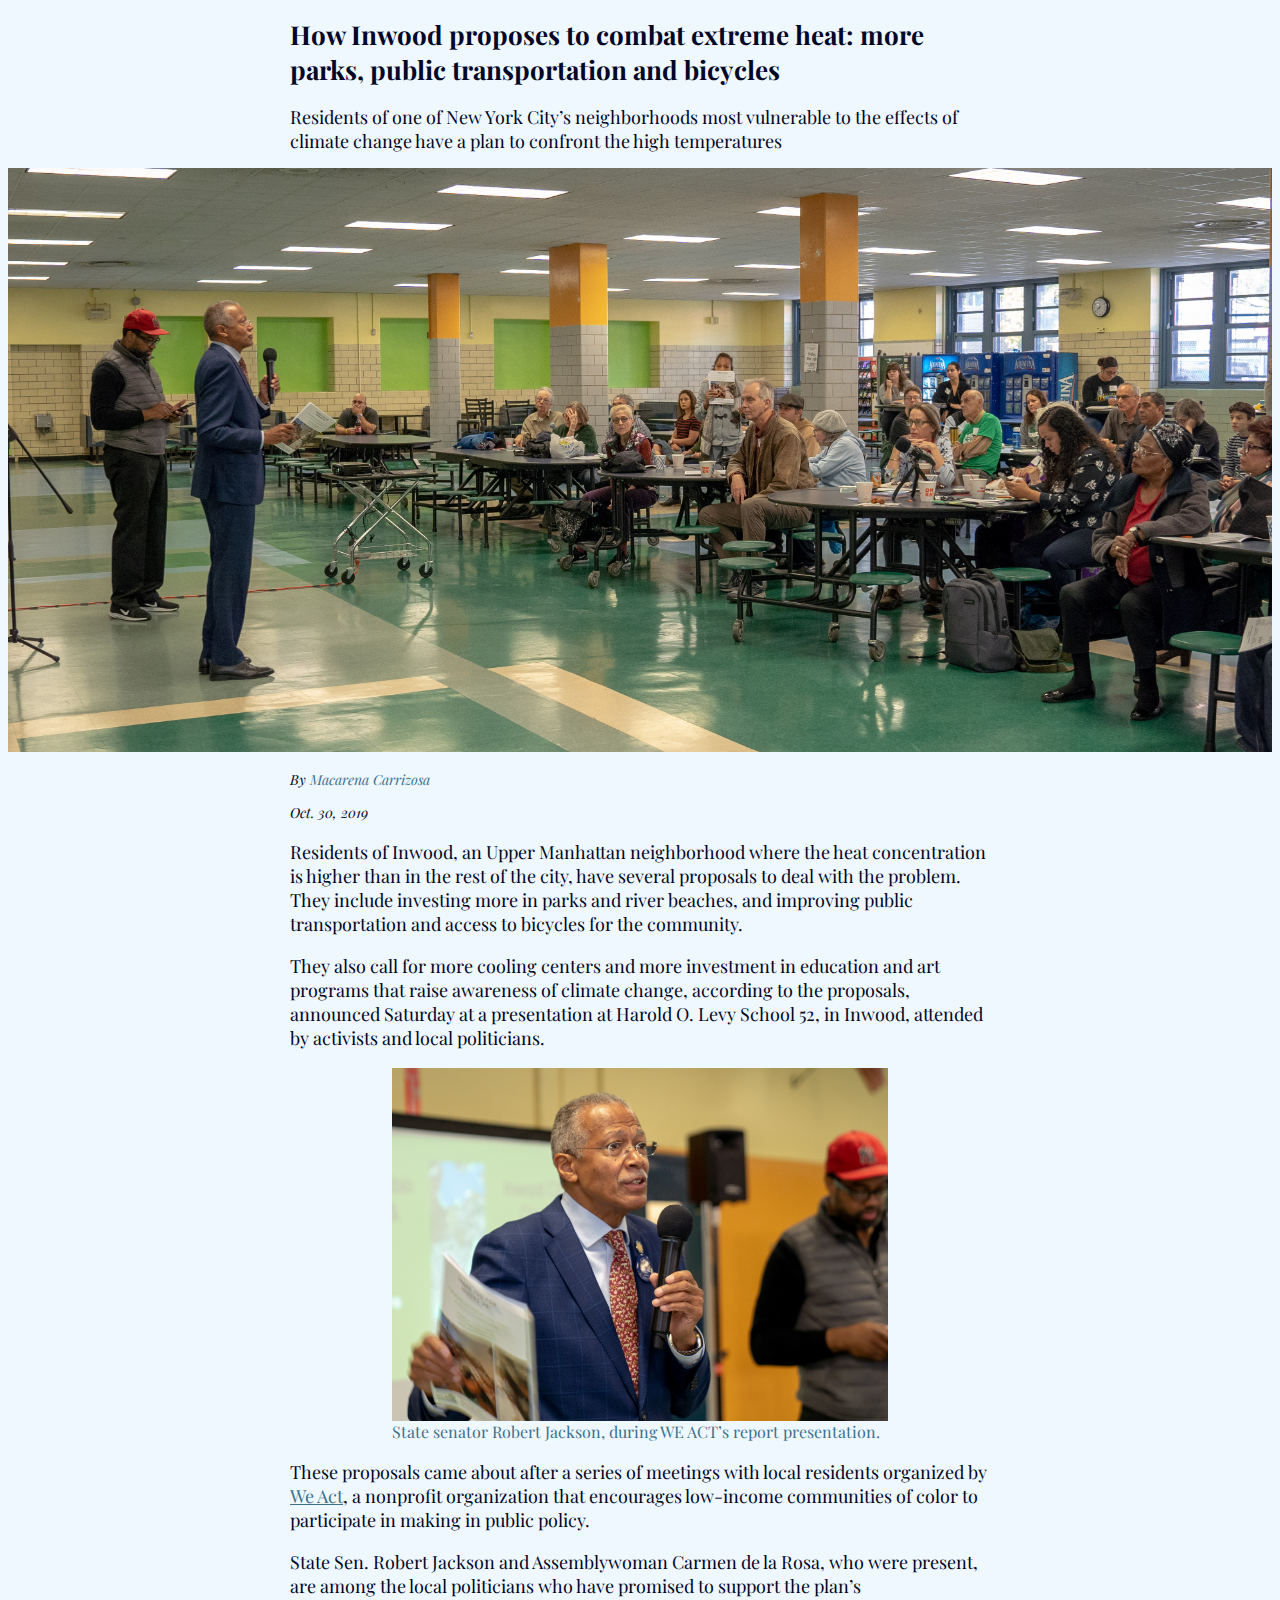
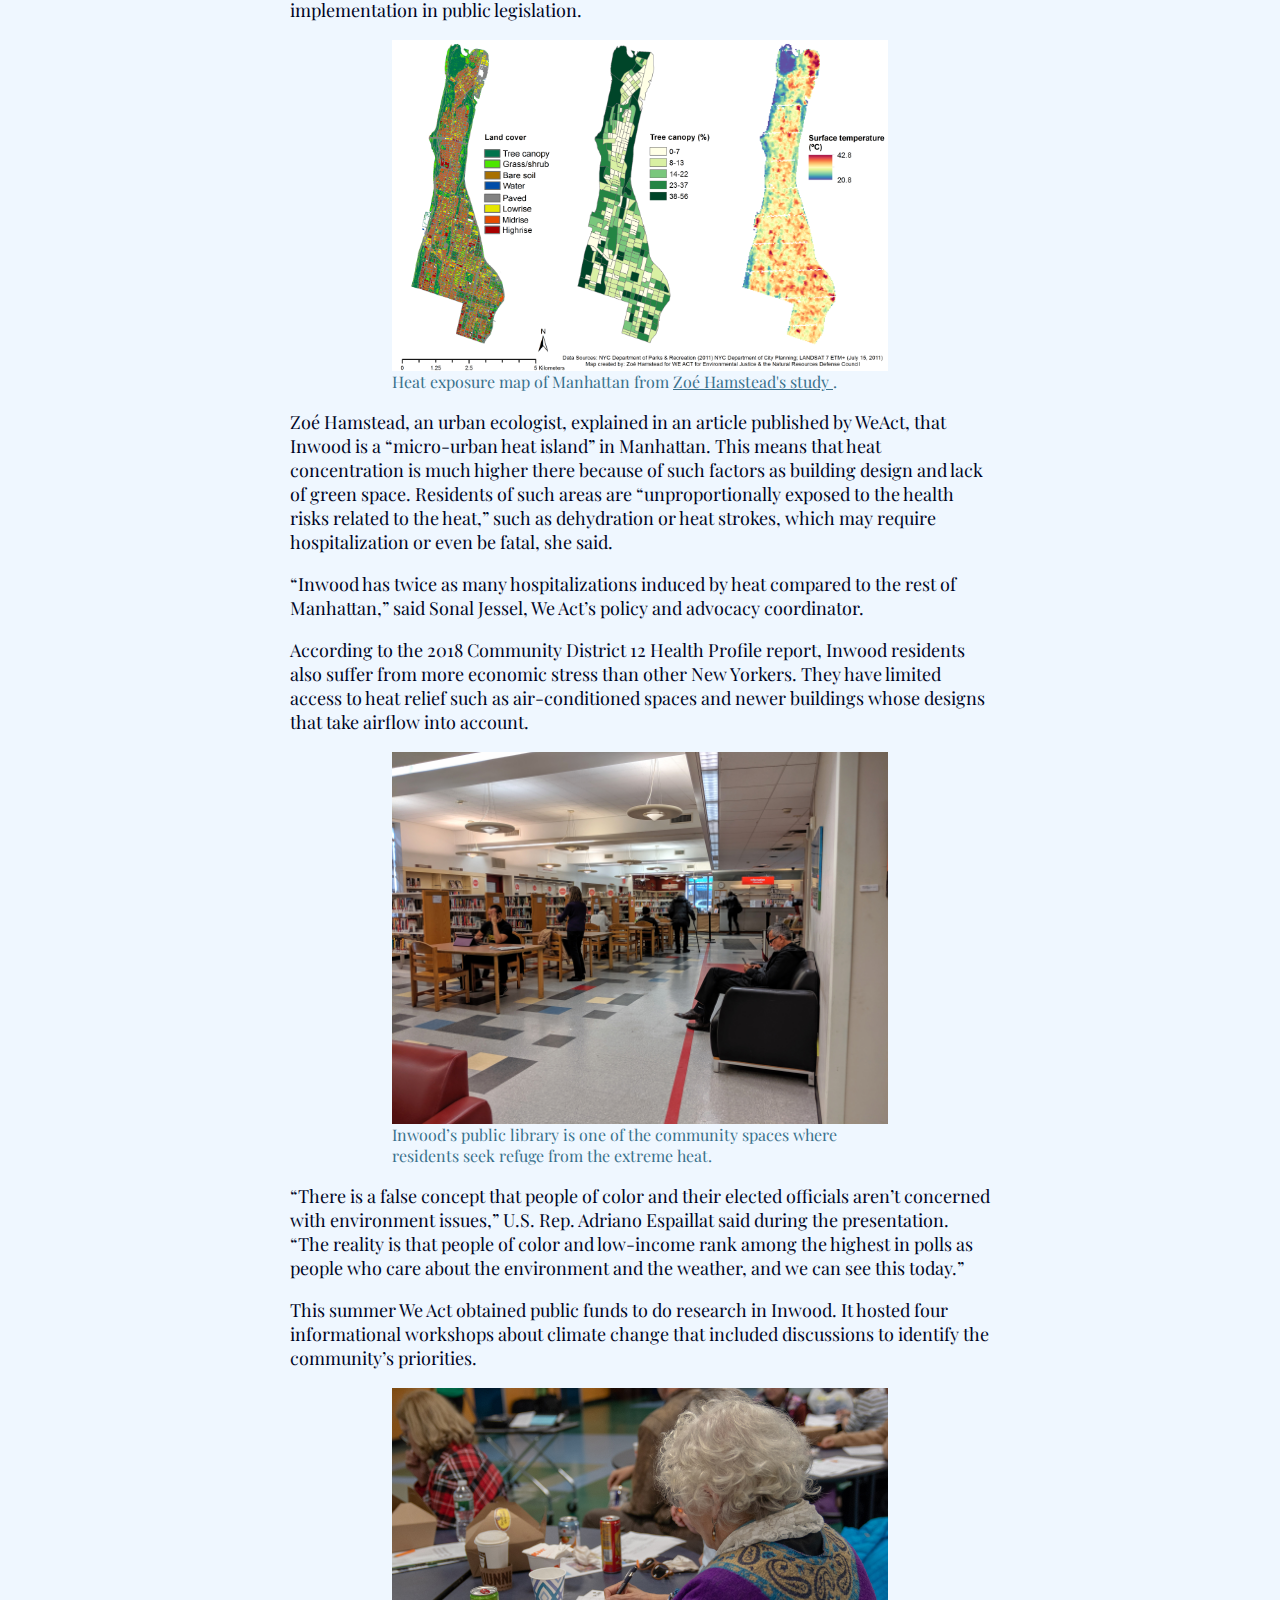
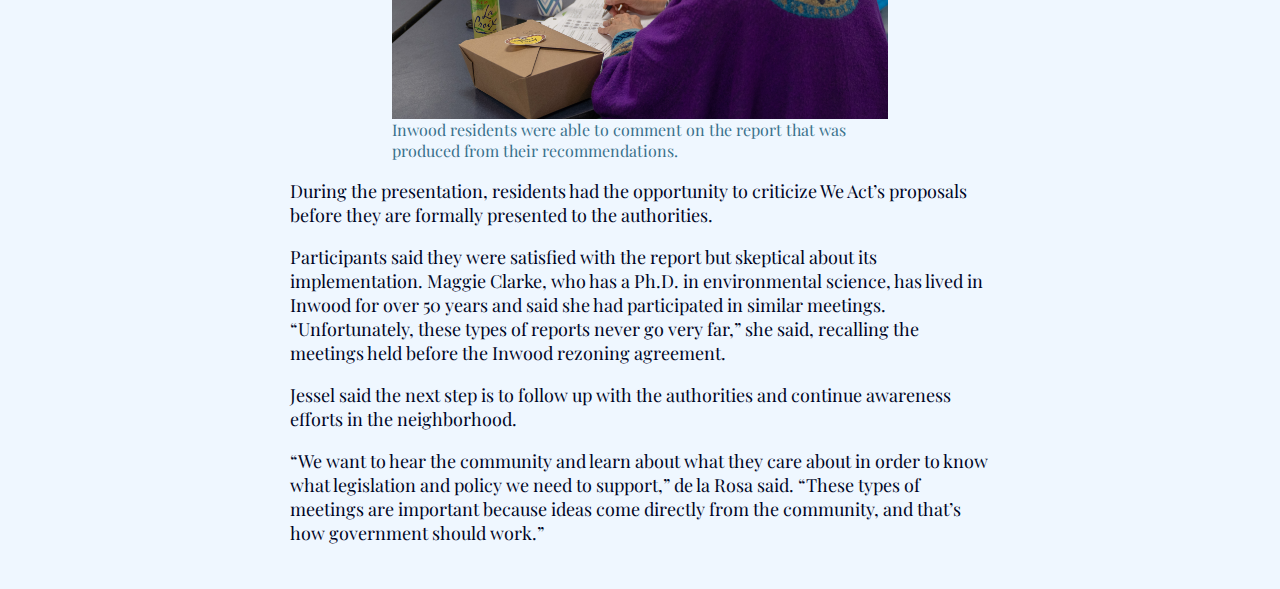
<file: journalism/writing_samples/article_3.html>
<!DOCTYPE html>
<html>

<head>

<link href="article_stylesheet.css" rel="stylesheet" type="text/css" media="all">
<link href="https://fonts.googleapis.com/css?family=Playfair+Display:400,400i,700,700i,900,900i&display=swap" rel="stylesheet">


</head>

<body>

<div class="copy">
<h1> How Inwood proposes to combat extreme heat: more parks, public transportation and bicycles</h1>
<h2>Residents of one of New York City’s neighborhoods most vulnerable to the effects of climate change have a plan to confront the high temperatures</h2>
</div>

<img src="Images/weact_1.jpg" alt="weact_1.jpg" width=100%>

<br>

<div class="copy">
<h3> By <b> <span style="color:#3a718c"> Macarena Carrizosa </span> </b> </h3>
<h3> Oct. 30, 2019 </h3>
</div>

<div class="copy">
<p> Residents of Inwood, an Upper Manhattan neighborhood where the heat concentration is higher than in the rest of the city, have several proposals to deal with the problem. They include investing more in parks and river beaches, and improving public transportation and access to bicycles for the community.
</p>

<p>
They also call for more cooling centers and more investment in education and art programs that raise awareness of climate change, according to the proposals, announced Saturday at a presentation  at Harold O. Levy School 52, in Inwood, attended by activists and local politicians.
</p>

<figure>
	<img src="Images/weact_2.jpg" alt="weact_2" class="image"/>
	<figcaption>State senator Robert Jackson, during WE ACT’s report presentation.</figcaption>
</figure>

<p>
These proposals came about after a series of meetings with local residents organized by <a href="https://www.weact.org/" title="We Act" target="_blank"> We Act</a>, a nonprofit organization that encourages low-income communities of color to participate in making in public policy.  
</p>

<p>
State Sen. Robert Jackson and Assemblywoman Carmen de la Rosa, who were present,  are among  the local politicians who have promised to support the plan’s implementation in public legislation.
</p>

<figure>
	<img src="Images/weact_3.png" alt="weact_3.png" class="image"/>
	<figcaption>Heat exposure map of Manhattan from <a href="https://www.weact.org/2016/09/climate-action-beat-heat/" title="We Act" target="_blank"> Zoé Hamstead's study </a>.</figcaption>
</figure>

<p>
Zoé Hamstead, an urban ecologist, explained in an article published by WeAct, that Inwood is a “micro-urban heat island” in Manhattan. This means that heat concentration is much higher there because of such factors as building design and lack of green space. Residents of such areas are “unproportionally exposed to the health risks related to the heat,” such as dehydration or heat strokes, which may require hospitalization or even be fatal, she said. 
</p>

<p> “Inwood has twice as many hospitalizations induced by heat compared to the rest of Manhattan,” said Sonal Jessel, We Act’s policy and advocacy coordinator.
</p> 

<p> 
According to the  2018 Community District 12 Health Profile report, Inwood residents also suffer from more economic stress than other New Yorkers. They have limited access to heat relief such as air-conditioned spaces and newer buildings whose designs that take airflow into account.
 </p>

<figure>
	<img src="Images/weact_4.jpg" alt="weact_4.jpg" class="image"/>
<figcaption>Inwood’s public library is one of the community spaces where residents seek refuge from the extreme heat. </figcaption>
</figure>

<p>
“There is a false concept that people of color and their elected officials aren’t concerned with environment issues,” U.S. Rep.  Adriano Espaillat said during the presentation. “The reality is that people of color and low-income rank among the highest in polls as people who care about the environment and the weather, and we can see this today.”
</p>

<p>
This summer We Act obtained public funds  to do research in Inwood. It hosted four informational workshops about climate change that included discussions to identify the community’s priorities.
</p>


<figure>
	<img src="Images/weact_5.jpg" alt="weact_5.jpg" class="image"/>
	<figcaption>Inwood residents were able to comment on the report that was produced from their recommendations. </figcaption>
</figure>

<p>
During the presentation, residents  had the opportunity to criticize We Act’s proposals before they are formally presented to the authorities.
</p>

<p>
Participants said they were satisfied with the report but skeptical about its implementation. Maggie Clarke, who has a Ph.D. in environmental science, has lived in Inwood for over 50 years and said she had participated in similar meetings. “Unfortunately, these types of reports never go very far,” she said, recalling the meetings  held before the Inwood rezoning agreement.
</p>

<p>
Jessel said the next step is to follow up with the authorities and continue awareness efforts in the neighborhood.
</p>

<p>
“We want to hear the community and learn about what they care about in order to know what legislation and policy we need to support,” de la Rosa said. “These types of meetings are important because ideas come directly from the community, and that’s how government should work.”
</p>

</div>

<br>

<!--     <script src="script.js"></script>
 -->
</html>
</file>
<file: stylesheet.css>
:root {
	--primary: #000626;
	--secondary: #3a718c;
	--third: #78b1bf;
	--fourth: #60a1a5;
	--light: #eff7ff;
	--mainwidthmax: 700px;
	--mainwidth: 80%;
}

a{ color: var(--secondary);
}

body{
	font-family: 'Hepta Slab', serif;
	background-color: #eff7ff;
}

h1{
	color: var(--primary);
	font-size: 26px;
	font-weight: bold;
	text-align: normal;
	font-family: 'Playfair Display', serif;
}

h2{
	color: var(--primary);
	font-size: 18px;
	font-weight: normal;
/*	text-align: center;
*/	font-family: 'Playfair Display', serif;
}

h3{
	color: var(--primary);
	font-size: 14px;
	font-weight: lighter;
	font-style: italic;
	text-align: normal;
	font-family: 'Playfair Display', serif;
}

p{
	color: var(--primary);
	font-size: 18px;
	font-weight: normal;
	font-family: 'Playfair Display', serif;
}

figcaption {
	color: var(--secondary);
	display: block;
		margin: 0 auto;
	font-size: 12px;
	font-weight: lighter;
	font-family: 'Playfair Display', serif;
		max-width: var(--mainwidthmax);
	width: var(--mainwidth);
}

.copy {
	display: block;
	margin-left: auto;
	margin-right: auto;
	max-width: var(--mainwidthmax);
	width: var(--mainwidth);
}

.image {
	display: block;
	/*text-align: center;*/
	margin: 0 auto;
	max-width: var(--mainwidthmax);
	width: var(--mainwidth);
}

.fullimage {
	display: block;
	margin-left: auto;
	margin-right: auto;
	max-width: 1080px;
	width: 100%;
}

.table {
	font-family: 'Hepta Slab', serif;
	font-size: 18px;
   /* text-align: center;*/
	margin: 0 auto;
    display: block;
   width: 50%;
    }

table{
	width: 100%;
}

th{
	text-align: left;
}
.quote {
	color: var(--fourth);
	font-size: 22px;
	font-weight: bold;
	text-align: center;
	font-family: 'Playfair Display', serif;
}

td{
	width: 60px;
}

.table h2{
	text-align: center;
	font-family: 'Hepta Slab', serif;
	font-weight: bold;
}
</file>
<file: journalism/stylesheet.css>
:root {
	--primary: #000626;
	--secondary: #3a718c;
	--third: #78b1bf;
	--fourth: #60a1a5;
	--light: #eff7ff;
	--mainwidthmax: 700px;
	--mainwidth: 80%;
}

a{ color: var(--secondary);
}

body{
	font-family: 'Hepta Slab', serif;
	background-color: #eff7ff;
}

h1{
	color: var(--primary);
	font-size: 26px;
	font-weight: bold;
	text-align: normal;
	font-family: 'Playfair Display', serif;
}

h2{
	color: var(--primary);
	font-size: 18px;
	font-weight: normal;
/*	text-align: center;
*/	font-family: 'Playfair Display', serif;
}

h3{
	color: var(--primary);
	font-size: 14px;
	font-weight: lighter;
	font-style: italic;
	text-align: normal;
	font-family: 'Playfair Display', serif;
}

p{
	color: var(--primary);
	font-size: 18px;
	font-weight: normal;
	font-family: 'Playfair Display', serif;
}

figcaption {
	color: var(--secondary);
	display: block;
	margin: 0 auto;
	font-size: 12;
	font-weight: lighter;
	font-family: 'Playfair Display', serif;
	max-width: var(--mainwidthmax);
	width: var(--mainwidth);
}

.copy {
	display: block;
	margin-left: auto;
	margin-right: auto;
	max-width: var(--mainwidthmax);
	width: var(--mainwidth);
}

.image {
	/*display: block;*/
	/*text-align: left;*/
	align-content: normal;

	margin: 0 auto;
	max-width: var(--mainwidthmax);
	width: var(--mainwidth);
}

.fullimage {
	display: block;
	margin-left: auto;
	margin-right: auto;
	max-width: 1080px;
	width: 100%;
}

.table {
	font-family: 'Hepta Slab', serif;
	font-size: 18px;
   /* text-align: center;*/
	margin: 0 auto;
    display: block;
   width: 50%;
    }

table{
	width: 100%;
}

th{
	text-align: left;
}
.quote {
	color: var(--fourth);
	font-size: 22px;
	font-weight: bold;
	text-align: center;
	font-family: 'Playfair Display', serif;
}

td{
	width: 60px;
}

.table h2{
	text-align: center;
	font-family: 'Hepta Slab', serif;
	font-weight: bold;

}
</file>
<file: unit_2/article_stylesheet.css>
:root {
	--primary: #000626;
	--secondary: #3a718c;
	--third: #78b1bf;
	--fourth: #60a1a5;
	--light: #eff7ff;
	--mainwidthmax: 700px;
	--mainwidth: 90%;
}

a{ color: var(--secondary);
}

body{
	font-family: 'Hepta Slab', serif;
	background-color: #eff7ff;
}

h1{
	color: var(--primary);
	font-size: 26px;
	font-weight: bold;
	text-align: normal;
	font-family: 'Playfair Display', serif;
}

h2{
	color: var(--primary);
	font-size: 18px;
	font-weight: normal;
/*	text-align: center;
*/	font-family: 'Playfair Display', serif;
}

h3{
	color: var(--primary);
	font-size: 14px;
	font-weight: lighter;
	font-style: italic;
	text-align: normal;
	font-family: 'Playfair Display', serif;
}

p{
	color: var(--primary);
	font-size: 18px;
	font-weight: normal;
	font-family: 'Playfair Display', serif;
}

figcaption {
	color: var(--secondary);
	display: block;
		margin: 0 auto;
	font-size: 12;
	font-weight: lighter;
	font-family: 'Playfair Display', serif;
		max-width: var(--mainwidthmax);
	width: var(--mainwidth);
}

.copy {
	display: block;
	margin-left: auto;
	margin-right: auto;
	max-width: var(--mainwidthmax);
	width: var(--mainwidth);
}

.image {
	display: block;
	/*text-align: center;*/
	margin: 0 auto;
	max-width: var(--mainwidthmax);
	width: var(--mainwidth);
}

.fullimage {
	display: block;
	margin-left: auto;
	margin-right: auto;
	max-width: 1080px;
	width: 100%;
}

.table {
	font-family: 'Hepta Slab', serif;
	font-size: 18px;
   /* text-align: center;*/
	margin: 0 auto;
    display: block;
   width: 50%;
    }

table{
	width: 100%;
}

th{
	text-align: left;
}
.quote {
	color: var(--fourth);
	font-size: 22px;
	font-weight: bold;
	text-align: center;
	font-family: 'Playfair Display', serif;
}

td{
	width: 60px;
}

.table h2{
	text-align: center;
	font-family: 'Hepta Slab', serif;
	font-weight: bold;
}
</file>
<file: unit_3/article_stylesheet.css>
:root {
	--primary: #000626;
	--secondary: #3a718c;
	--third: #78b1bf;
	--fourth: #60a1a5;
	--light: #eff7ff;
	--mainwidthmax: 700px;
	--mainwidth: 90%;
}

a{ color: var(--secondary);
}

body{
	font-family: 'Hepta Slab', serif;
	background-color: #eff7ff;
}

h1{
	color: var(--primary);
	font-size: 26px;
	font-weight: bold;
	text-align: normal;
	font-family: 'Playfair Display', serif;
}

h2{
	color: var(--primary);
	font-size: 18px;
	font-weight: bold;
/*	text-align: center;
*/	font-family: 'Playfair Display', serif;
}

h3{
	color: var(--primary);
	font-size: 14px;
	font-weight: lighter;
	font-style: italic;
	text-align: normal;
	font-family: 'Playfair Display', serif;
}

p{
	color: var(--primary);
	font-size: 18px;
	font-weight: normal;
	font-family: 'Playfair Display', serif;
}

figcaption {
	color: var(--secondary);
	display: block;
		margin: 0 auto;
	font-size: 12;
	font-weight: lighter;
	font-family: 'Playfair Display', serif;
		max-width: var(--mainwidthmax);
	width: var(--mainwidth);
}

.copy {
	display: block;
	margin-left: auto;
	margin-right: auto;
	max-width: var(--mainwidthmax);
	width: var(--mainwidth);
}

.image {
	display: block;
	/*text-align: center;*/
	margin: 0 auto;
	max-width: var(--mainwidthmax);
	width: var(--mainwidth);
}

.fullimage {
	display: block;
	margin-left: auto;
	margin-right: auto;
	max-width: 1080px;
	width: 100%;
}

.table {
	font-family: 'Hepta Slab', serif;
	font-size: 18px;
   /* text-align: center;*/
	margin: 0 auto;
    display: block;
   width: 50%;
    }

table{
	width: 100%;
}

th{
	text-align: left;
}
.quote {
	color: var(--fourth);
	font-size: 22px;
	font-weight: bold;
	text-align: center;
	font-family: 'Playfair Display', serif;
}

td{
	width: 60px;
}

.table h2{
	text-align: center;
	font-family: 'Hepta Slab', serif;
	font-weight: bold;
}
</file>
<file: journalism/writing_samples/article_stylesheet.css>
:root {
	--primary: #000626;
	--secondary: #3a718c;
	--third: #78b1bf;
	--fourth: #60a1a5;
	--light: #eff7ff;
	--mainwidthmax: 700px;
	--mainwidth: 80%;
}

a{ color: var(--secondary);
}

body{
	font-family: 'Hepta Slab', serif;
	background-color: #eff7ff;
}

h1{
	color: var(--primary);
	font-size: 26px;
	font-weight: bold;
	text-align: normal;
	font-family: 'Playfair Display', serif;
}

h2{
	color: var(--primary);
	font-size: 18px;
	font-weight: normal;
/*	text-align: center;
*/	font-family: 'Playfair Display', serif;
}

h3{
	color: var(--primary);
	font-size: 14px;
	font-weight: lighter;
	font-style: italic;
	text-align: normal;
	font-family: 'Playfair Display', serif;
}

p{
	color: var(--primary);
	font-size: 18px;
	font-weight: normal;
	font-family: 'Playfair Display', serif;
}

figcaption {
	color: var(--secondary);
	display: block;
		margin: 0 auto;
	font-size: 12;
	font-weight: lighter;
	font-family: 'Playfair Display', serif;
		max-width: var(--mainwidthmax);
	width: var(--mainwidth);
}

.copy {
	display: block;
	margin-left: auto;
	margin-right: auto;
	max-width: var(--mainwidthmax);
	width: var(--mainwidth);
}

.image {
	display: block;
	/*text-align: center;*/
	margin: 0 auto;
	max-width: var(--mainwidthmax);
	width: var(--mainwidth);
}

.fullimage {
	display: block;
	margin-left: auto;
	margin-right: auto;
	max-width: 1080px;
	width: 100%;
}

.table {
	font-family: 'Hepta Slab', serif;
	font-size: 18px;
   /* text-align: center;*/
	margin: 0 auto;
    display: block;
   width: 50%;
    }

table{
	width: 100%;
}

th{
	text-align: left;
}
.quote {
	color: var(--fourth);
	font-size: 22px;
	font-weight: bold;
	text-align: center;
	font-family: 'Playfair Display', serif;
}

td{
	width: 60px;
}

.table h2{
	text-align: center;
	font-family: 'Hepta Slab', serif;
	font-weight: bold;
}
</file>
